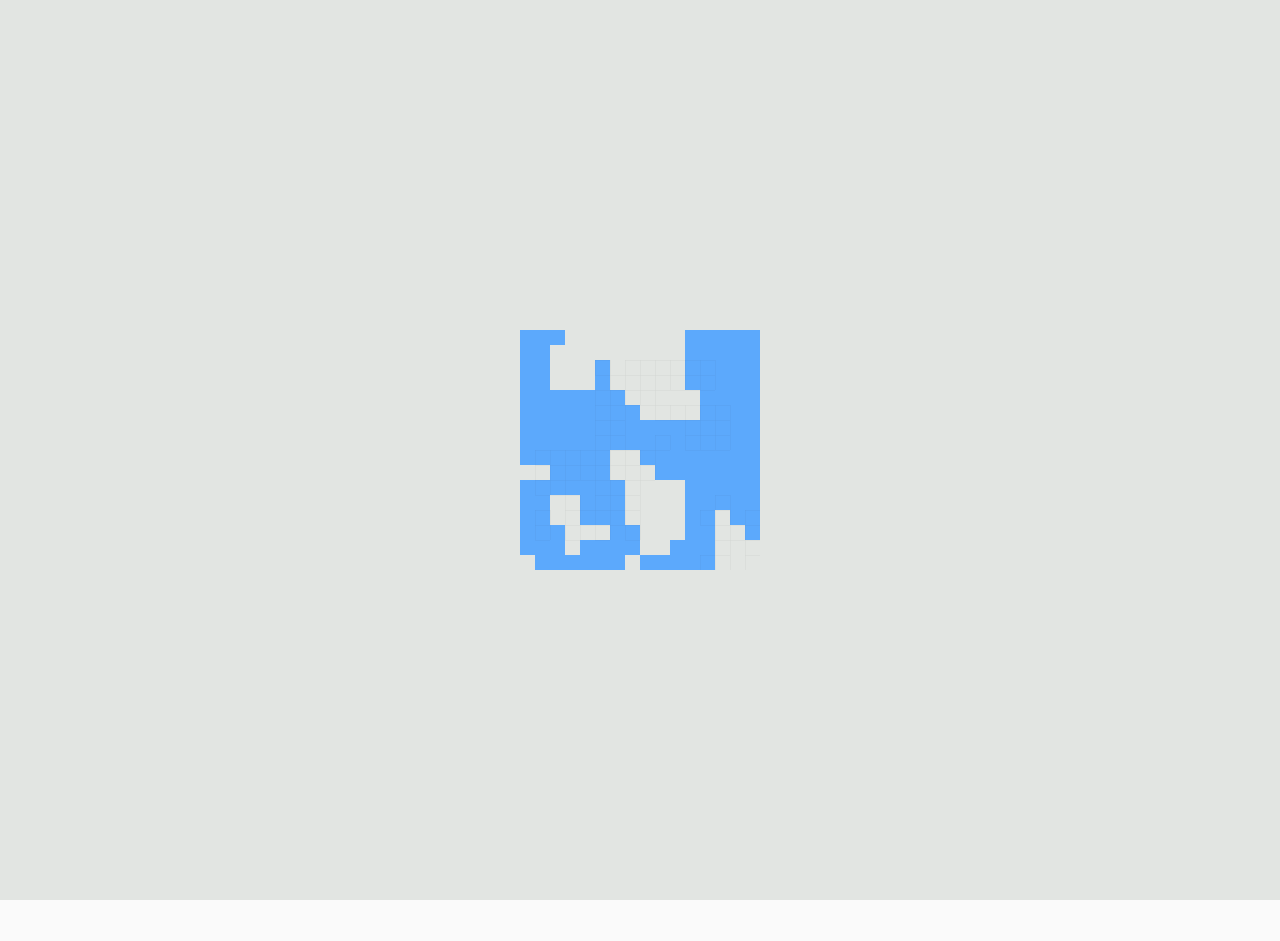
<file: index.html>
<!DOCTYPE html>
<html lang="en">
<head>
  <meta charset="UTF-8">
  <meta name="viewport" content="width=device-width, initial-scale=1.0">
  <title>Ramon Villamediana</title>
  <meta name="description" content="Senior visual designer with brand, UI, and frontend experience. Fortune 500 in-house and Accenture agency — $3B in deal value.">
  <meta property="og:title" content="Ramon Villamediana — Visual Designer">
  <meta property="og:description" content="Brand to UI. Print to code. Ramon Villamediana is the visual lead at a Fortune 500, previously at Accenture across $3B in deals.">
  <meta property="og:type" content="website">
  <meta property="og:url" content="https://ramidevelops.github.io/portfolio/">
  <meta name="twitter:card" content="summary_large_image">
  <meta name="twitter:title" content="Ramon Villamediana — Visual Designer">
  <meta name="twitter:description" content="Brand to UI. Print to code. Fortune 500 + Accenture. $3B in deals.">
  <link rel="stylesheet" href="style.css">
   <link rel="icon" type="image/svg+xml" href="/assets/favicon.svg">
  <script>
    try {
      if (sessionStorage.getItem('portfolioLoaderSeen') === 'true') {
        document.documentElement.classList.add('skip-site-loader');
      } else {
        document.documentElement.classList.add('initial-site-visit');
        sessionStorage.setItem('portfolioLoaderSeen', 'true');
      }
    } catch (error) {
      document.documentElement.classList.add('initial-site-visit');
    }
  </script>

</head>
<body class="home-page">
  <div class="site-loader" role="status" aria-label="Loading">
    <img src="assets/parcel-11-1x1-loop.svg" alt="">
  </div>
  <div class="layout layout-home">
    <main class="main">

      <section class="hero">
      
      <img class="rv-logo" src="/assets/rv-logo.svg">
      <h2>Brand to UI. Print to code.<br> <span style="color: #9f9c9c; font-weight: 100;">
Ramon is currently the visual lead at a Fortune 500 [$MOS] — previously at Accenture, engaged in $3B worth of deals as a visual designer.</span></h2>

        <button class="hero-email">
    <svg xmlns="http://w3.org" width="14" height="14" viewBox="0 0 24 24" fill="none" stroke="currentColor" stroke-width="2" stroke-linecap="round" stroke-linejoin="round" class="lucide lucide-copy">
        <rect width="14" height="14" x="8" y="8" rx="2" ry="2"/>
        <path d="M4 16c-1.1 0-2-.9-2-2V4c0-1.1.9-2 2-2h10c1.1 0 2 .9 2 2"></path> <!-- Closed this path tag! -->
    </svg>
    <span class="email-text">ramidevelops@gmail.com</span>
</button>


      </section>

      <section>
        <div class="work-header">Selected Work</div>
        <div class="work-list">

          <a href="project-mosaic-web.html" class="work-item">
            <div class="work-left">
              <div class="work-title">Web Redesign — Discovery & Design Direction</div>
              <div class="work-client">Mosaic · iCrossing</div>
            </div>
            <div class="work-right">
              <div class="tag-row">
                <span class="tag tag-web">Web</span>
                <span class="tag tag-ui">UI</span>
              </div>
              <svg class="arrow" viewBox="0 0 256 256" fill="none" xmlns="http://www.w3.org/2000/svg">
  <path d="M200 64L56 208M200 64H88M200 64V176" stroke="currentColor" stroke-width="16" stroke-linecap="round" stroke-linejoin="round"/>
</svg>
            </div>
          </a>

          <a href="weave-workflow.html" class="work-item">
            <div class="work-left">
              <div class="work-title">Figma Weave AI Workflow</div>
              <div class="work-client">Mosaic · a workflow to streamline social media asset creation</div>
            </div>
            <div class="work-right">
              <div class="tag-row">
                <span class="tag tag-frontend">AI</span>
                <span class="tag tag-web">System</span>
              </div>
              <svg class="arrow" viewBox="0 0 256 256" fill="none" xmlns="http://www.w3.org/2000/svg">
  <path d="M200 64L56 208M200 64H88M200 64V176" stroke="currentColor" stroke-width="16" stroke-linecap="round" stroke-linejoin="round"/>
</svg>
            </div>
          </a>

          <a href="project-mosaic-earnings.html" class="work-item">
            <div class="work-left">
              <div class="work-title">Earnings & Investor Communications</div>
              <div class="work-client">Mosaic — Fortune 500</div>
            </div>
            <div class="work-right">
              <div class="tag-row">
                <span class="tag tag-print">Print</span>
                <span class="tag tag-brand">Brand</span>
              </div>
              <svg class="arrow" viewBox="0 0 256 256" fill="none" xmlns="http://www.w3.org/2000/svg">
  <path d="M200 64L56 208M200 64H88M200 64V176" stroke="currentColor" stroke-width="16" stroke-linecap="round" stroke-linejoin="round"/>
</svg>
            </div>
          </a>

          <a href="project-liberty.html" class="work-item">
            <div class="work-left">
              <div class="work-title">Liberty Mutual — UI Design System</div>
              <div class="work-client">Accenture · Liberty Mutual</div>
            </div>
            <div class="work-right">
              <div class="tag-row">
                <span class="tag tag-ui">UI</span>
                <span class="tag tag-brand">Brand</span>
              </div>
              <svg class="arrow" viewBox="0 0 256 256" fill="none" xmlns="http://www.w3.org/2000/svg">
  <path d="M200 64L56 208M200 64H88M200 64V176" stroke="currentColor" stroke-width="16" stroke-linecap="round" stroke-linejoin="round"/>
</svg>
            </div>
          </a>

          <a href="mosaic-brand-rework.html" class="work-item">
            <div class="work-left">
              <div class="work-title">Mosaic Brand Guidelines Uplift</div>
              <div class="work-client">Mosaic — Fortune 500</div>
            </div>
            <div class="work-right">
              <div class="tag-row">
                <span class="tag tag-web">System</span>
                <span class="tag tag-brand">Brand</span>
              </div>
              <svg class="arrow" viewBox="0 0 256 256" fill="none" xmlns="http://www.w3.org/2000/svg">
  <path d="M200 64L56 208M200 64H88M200 64V176" stroke="currentColor" stroke-width="16" stroke-linecap="round" stroke-linejoin="round"/>
</svg>
            </div>
          </a>

          <a href="corporate-collateral.html" class="work-item">
            <div class="work-left">
              <div class="work-title">Corporate Collateral — Visual Craft Across Formats</div>
              <div class="work-client">here's how the brand actually shows up in the real world</div>
            </div>
            <div class="work-right">
              <div class="tag-row">
                <span class="tag tag-campaign">Campaign</span>
                <span class="tag tag-print">Print</span>
              </div>
              <svg class="arrow" viewBox="0 0 256 256" fill="none" xmlns="http://www.w3.org/2000/svg">
  <path d="M200 64L56 208M200 64H88M200 64V176" stroke="currentColor" stroke-width="16" stroke-linecap="round" stroke-linejoin="round"/>
</svg>
            </div>
          </a>

          <a href="frontend-work.html" class="work-item">
            <div class="work-left">
              <div class="work-title">Frontend Development</div>
              <div class="work-client">Various</div>
            </div>
            <div class="work-right">
              <div class="tag-row">
                <span class="tag tag-frontend">Frontend</span>
                <span class="tag tag-web">Web</span>
              </div>
              <svg class="arrow" viewBox="0 0 256 256" fill="none" xmlns="http://www.w3.org/2000/svg">
  <path d="M200 64L56 208M200 64H88M200 64V176" stroke="currentColor" stroke-width="16" stroke-linecap="round" stroke-linejoin="round"/>
</svg>
            </div>
          </a>

          <a href="records-google-project.html" class="work-item">
            <div class="work-left">
              <div class="work-title">Records — Google Project</div>
              <div class="work-client">Google professional certification</div>
            </div>
            <div class="work-right">
              <div class="tag-row">
                <span class="tag tag-campaign">UX</span>
                <span class="tag tag-ui">UI</span>
              </div>
              <svg class="arrow" viewBox="0 0 256 256" fill="none" xmlns="http://www.w3.org/2000/svg">
  <path d="M200 64L56 208M200 64H88M200 64V176" stroke="currentColor" stroke-width="16" stroke-linecap="round" stroke-linejoin="round"/>
</svg>
            </div>
          </a>

        </div>
      </section>

    </main>
  </div>


<script>
window.addEventListener('load', () => {
  if (!document.documentElement.classList.contains('initial-site-visit')) {
    document.querySelector('.site-loader')?.classList.add('is-hidden');
    return;
  }

  setTimeout(() => {
    document.querySelector('.site-loader')?.classList.add('is-hidden');
  }, 2000);
});

document.addEventListener('DOMContentLoaded', () => {
    const btn = document.querySelector('.hero-email');
    const txt = btn?.querySelector('.email-text');
    
    if (btn && txt) {
        btn.addEventListener('click', () => {
            navigator.clipboard.writeText('ramidevelops@gmail.com').then(() => {
                txt.textContent = 'copied to clipboard';
                
                setTimeout(() => {
                    txt.textContent = 'ramidevelops@gmail.com';
                    btn.style.removeAttribute('style'); // Keeps CSS file in full control
                }, 1000);
            });
        });
    }
});
</script>


</body>
</html>
</file>
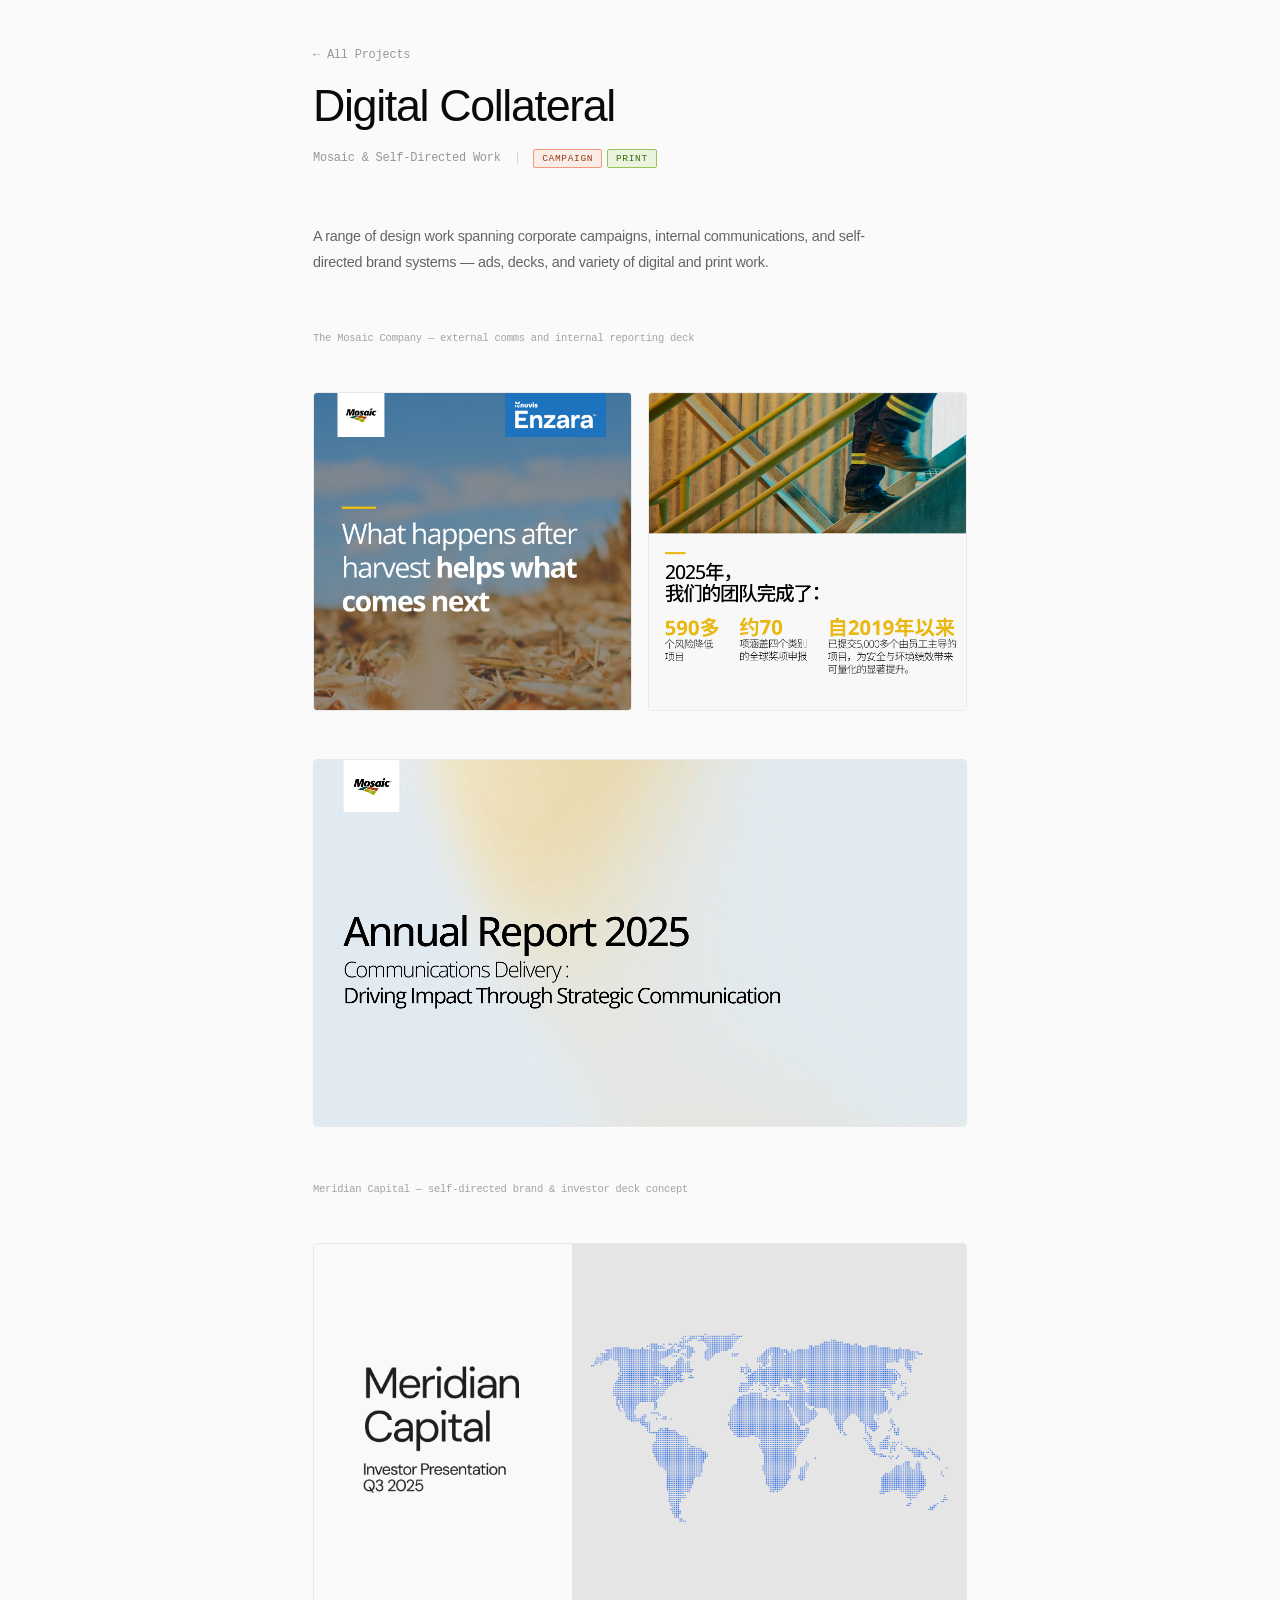
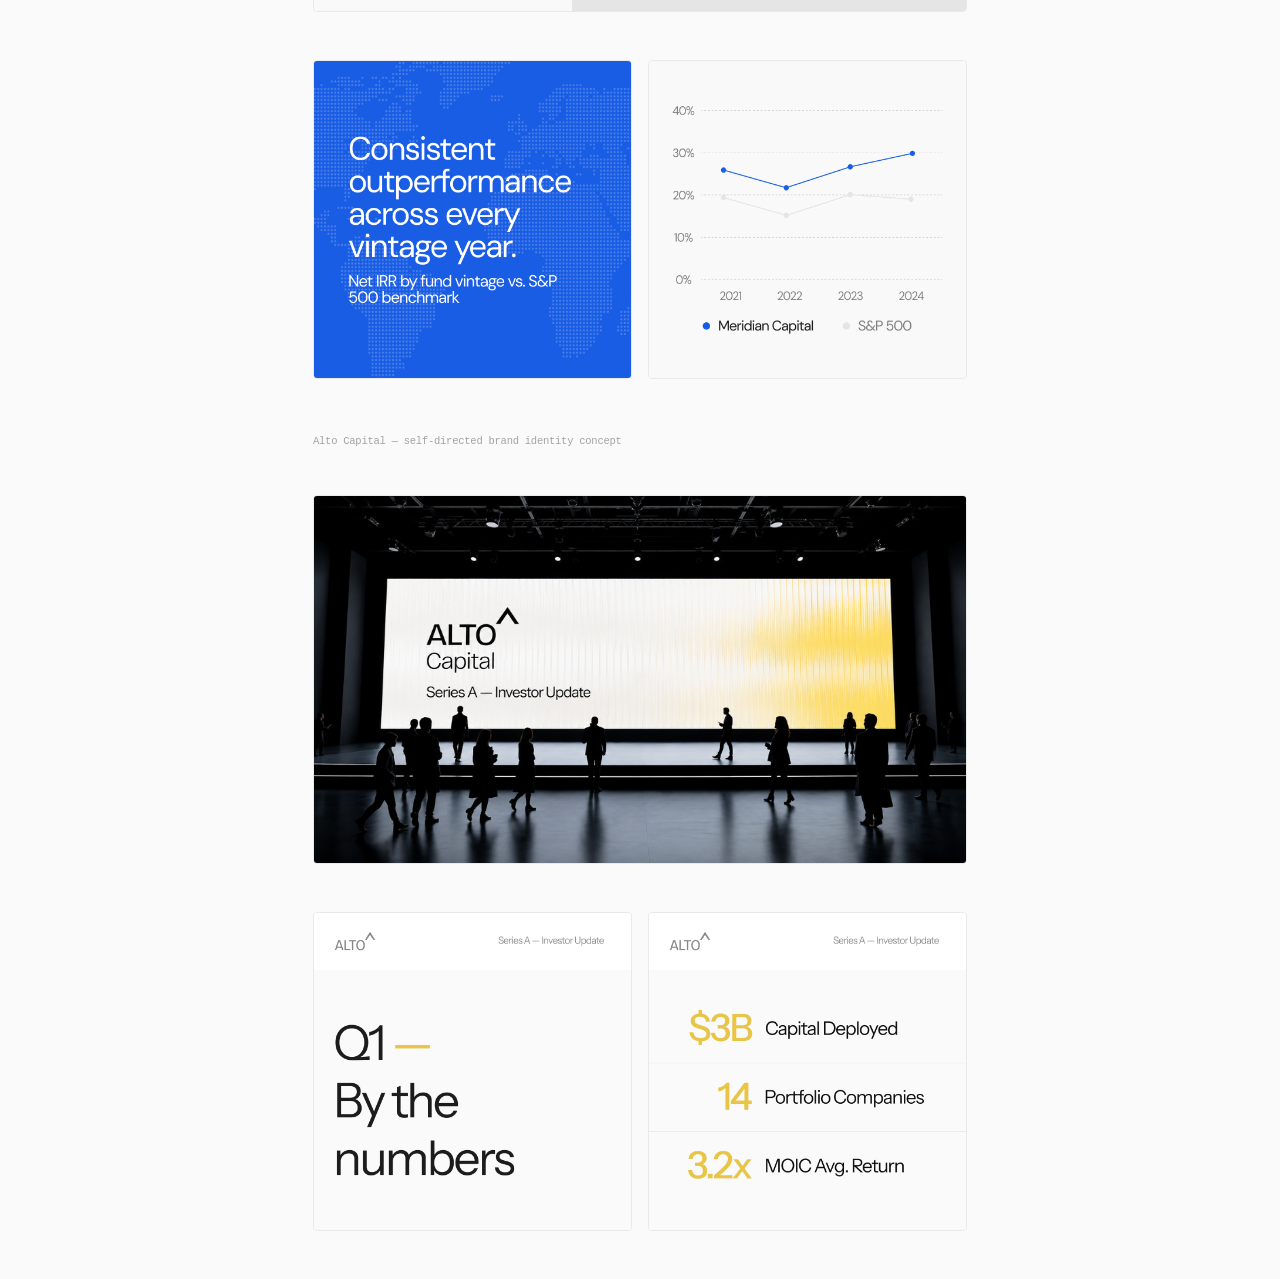
<file: corporate-collateral.html>
<!DOCTYPE html>
<html lang="en">
<head>
  <meta charset="UTF-8">
  <meta name="viewport" content="width=device-width, initial-scale=1.0">
  <title>Digital Collateral</title>
  <meta name="description" content="A range of design work spanning corporate campaigns, internal communications, and self-directed brand systems.">
  <link rel="stylesheet" href="style.css">
   <link rel="icon" type="image/svg+xml" href="/assets/favicon.svg">
</head>
<body>
  <div class="layout">

    
    <main class="main">

      <section class="project-header">
        <a href="index.html" class="back-link">← All Projects</a>
        <h1 class="project-title">Digital Collateral</h1>
        <div class="project-meta">
          <span class="project-client">Mosaic & Self-Directed Work</span>
          <div class="project-divider"></div>
          <div class="tag-row"><span class="tag tag-campaign">Campaign</span><span class="tag tag-print">Print</span></div>
        </div>
      </section>

      <section class="project-body">

        <div>
          <p class="project-text">A range of design work spanning corporate campaigns, internal communications, and self-directed brand systems — ads, decks, and variety of digital and print work.</p>
        </div>

        <!-- Mosaic client work -->
         <p class="collateral-caption">The Mosaic Company — external comms and internal reporting deck</p>
        <div class="img-grid-2">
          <div class="img-placeholder sq">
      <img  class="project-img" src="/assets/corporate-collateral/social-media-sample.jpg">
    </div>
          <div class="img-placeholder sq">
      <img  class="project-img" src="/assets/corporate-collateral/chinese-internal-engage.jpg">
    </div>
        </div>

        <div class="img-placeholder wide">
      <video class="project-video" autoplay loop muted playsinline>
          <source src="assets/corporate-collateral/Comms Annual Report 2025 — Slideshow.webm" type="video/webm">
        </video>
    </div>

        <!-- Self-directed work, labeled via caption -->
         <p class="collateral-caption">Meridian Capital — self-directed brand & investor deck concept</p>
        <div>
          <div class="img-placeholder wide">
      <img class="project-img" src="/assets/corporate-collateral/meridian-capital-cover.jpg">
    </div>
        </div>

        <div>
          <div class="img-grid-2">
            <div class="img-placeholder sq">
      <img class="project-img" src="/assets/corporate-collateral/meridian1x1.jpg">
    </div>
            <div class="img-placeholder sq">
      <img class="project-img" src="/assets/corporate-collateral/meridian1x1-2.jpg">
    </div>
          </div>
          
        </div>

        <p class="collateral-caption">Alto Capital — self-directed brand identity concept</p>
        <div>
          <div class="img-placeholder wide">
      <img class="project-img" src="/assets/corporate-collateral/alto_branding_4.jpg">
    </div>
        </div>
        <div class="img-grid-2">
            <div class="img-placeholder sq">
      <img class="project-img" src="/assets/corporate-collateral/alto-1x1.jpg">
    </div>
            <div class="img-placeholder sq">
      <img class="project-img" src="/assets/corporate-collateral/alto-1x1-2.jpg">
    </div>
          </div>

      </section>
    </main>
  </div>
</body>
</html>
</file>
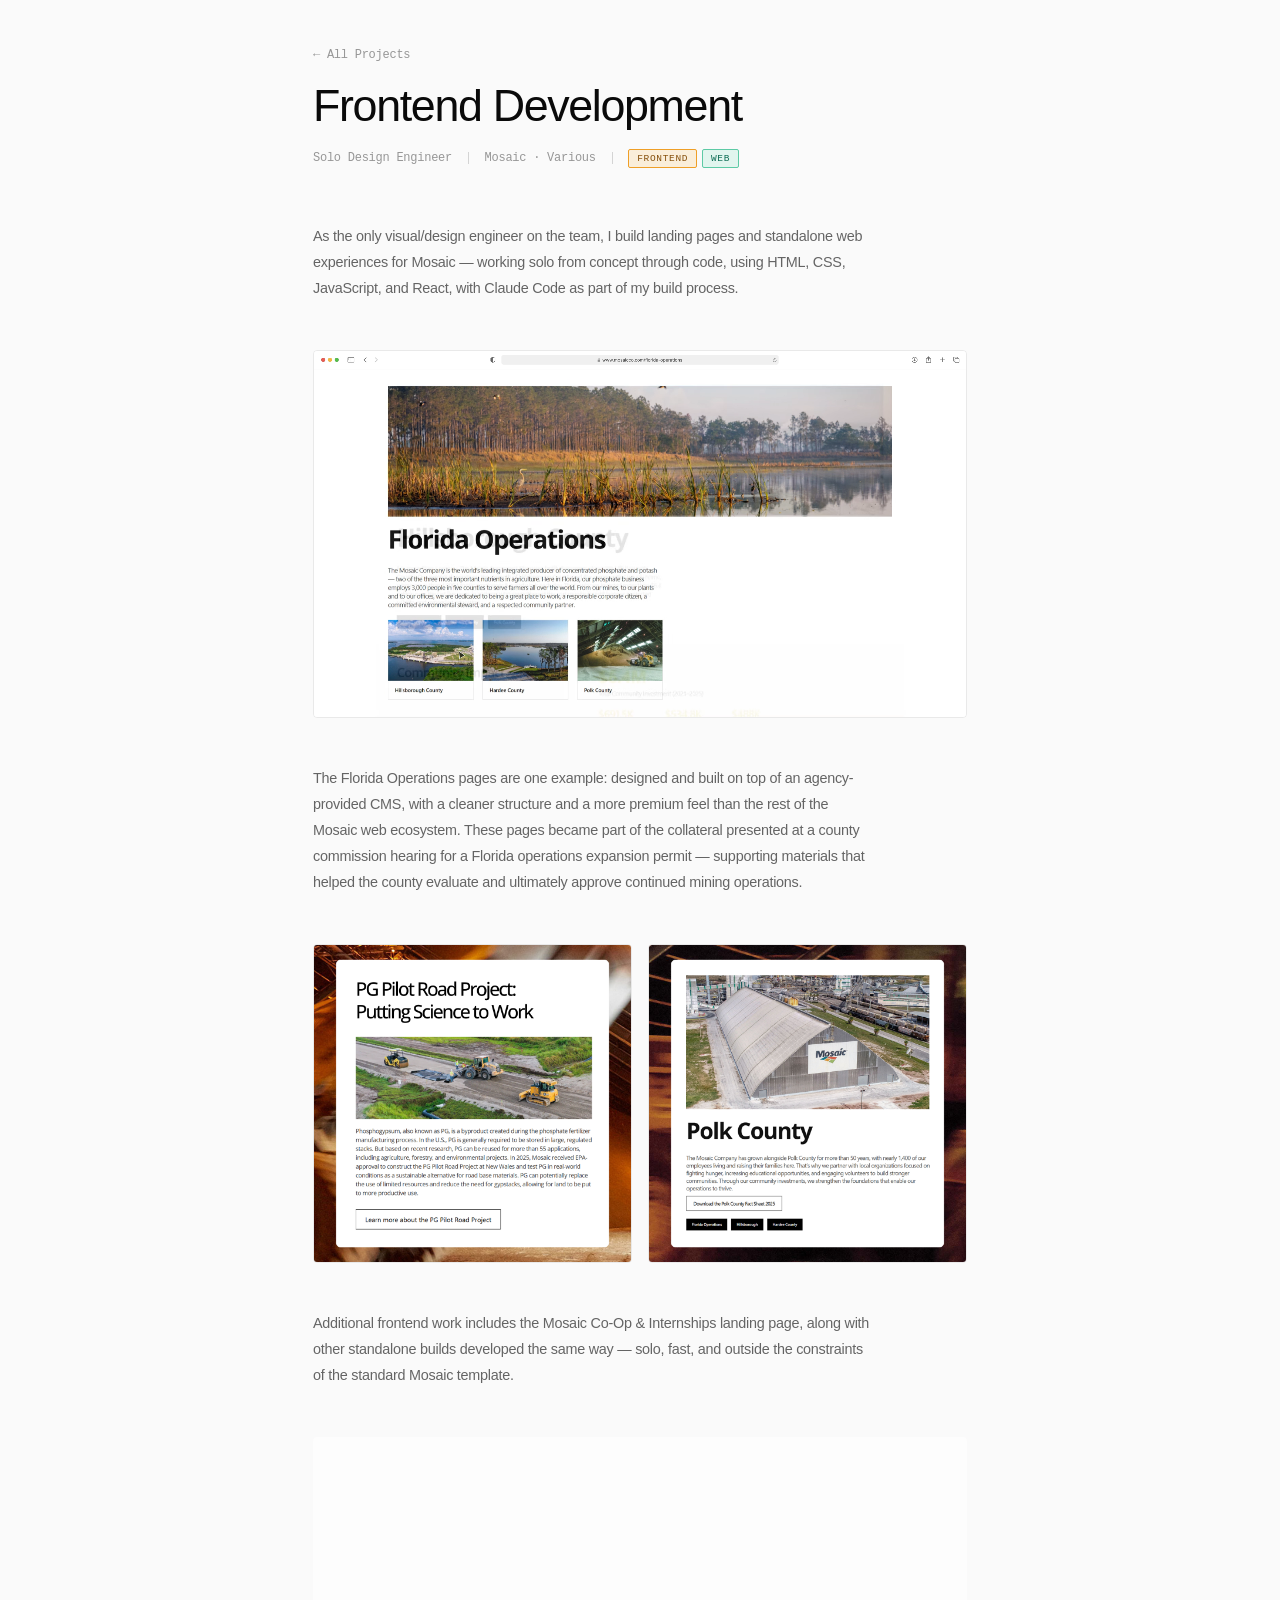
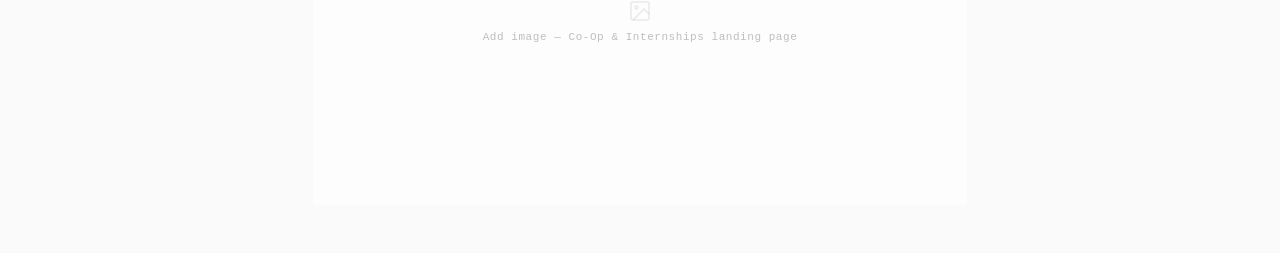
<file: frontend-work.html>
<!DOCTYPE html>
<html lang="en">
<head>
  <meta charset="UTF-8">
  <meta name="viewport" content="width=device-width, initial-scale=1.0">
  <title>Frontend Development</title>
  <meta name="description" content="Solo design engineering work for Mosaic, including the Florida Operations pages used as collateral in a county commission hearing for an expansion permit.">
  <link rel="stylesheet" href="style.css">
   <link rel="icon" type="image/svg+xml" href="/assets/favicon.svg">
</head>
<body>
  <div class="layout">

    
    <main class="main">

      <section class="project-header">
        <a href="index.html" class="back-link">← All Projects</a>
        <h1 class="project-title">Frontend Development</h1>
        <div class="project-meta">
          <span class="project-client">Solo Design Engineer</span>
          <div class="project-divider"></div>
          <span class="project-client">Mosaic · Various</span>
          <div class="project-divider"></div>
          <div class="tag-row"><span class="tag tag-frontend">Frontend</span><span class="tag tag-web">Web</span></div>
        </div>
      </section>

      <section class="project-body">

        <div>
          <p class="project-text">As the only visual/design engineer on the team, I build landing pages and standalone web experiences for Mosaic — working solo from concept through code, using HTML, CSS, JavaScript, and React, with Claude Code as part of my build process.</p>
        </div>

        <div class="img-placeholder wide">
      <video class="project-video" autoplay loop muted playsinline>
          <source src="assets/front-end/florida-operations-animation.webm" type="video/webm">
        </video>
    </div>

        <div>
          <p class="project-text">The Florida Operations pages are one example: designed and built on top of an agency-provided CMS, with a cleaner structure and a more premium feel than the rest of the Mosaic web ecosystem. These pages became part of the collateral presented at a county commission hearing for a Florida operations expansion permit — supporting materials that helped the county evaluate and ultimately approve continued mining operations.</p>
        </div>

        <div class="img-grid-2">
          <div class="img-placeholder sq">
      <img class ="project-img" src="/assets/front-end/polk-desktop.png">
    </div>
          <div class="img-placeholder sq">
      <img class ="project-img" src="/assets/front-end/polk-mobile.png">
    </div>
        </div>

        <div>
          <p class="project-text">Additional frontend work includes the Mosaic Co-Op & Internships landing page, along with other standalone builds developed the same way — solo, fast, and outside the constraints of the standard Mosaic template.</p>
        </div>

        <div class="img-placeholder tall">
      <svg viewBox="0 0 24 24" fill="none" stroke="currentColor" stroke-width="1.5">
        <rect x="3" y="3" width="18" height="18" rx="2"/><circle cx="8.5" cy="8.5" r="1.5"/>
        <polyline points="21 15 16 10 5 21"/>
      </svg>
      <span>Add image — Co-Op & Internships landing page</span>
    </div>

      </section>
    </main>
  </div>
</body>
</html>
</file>
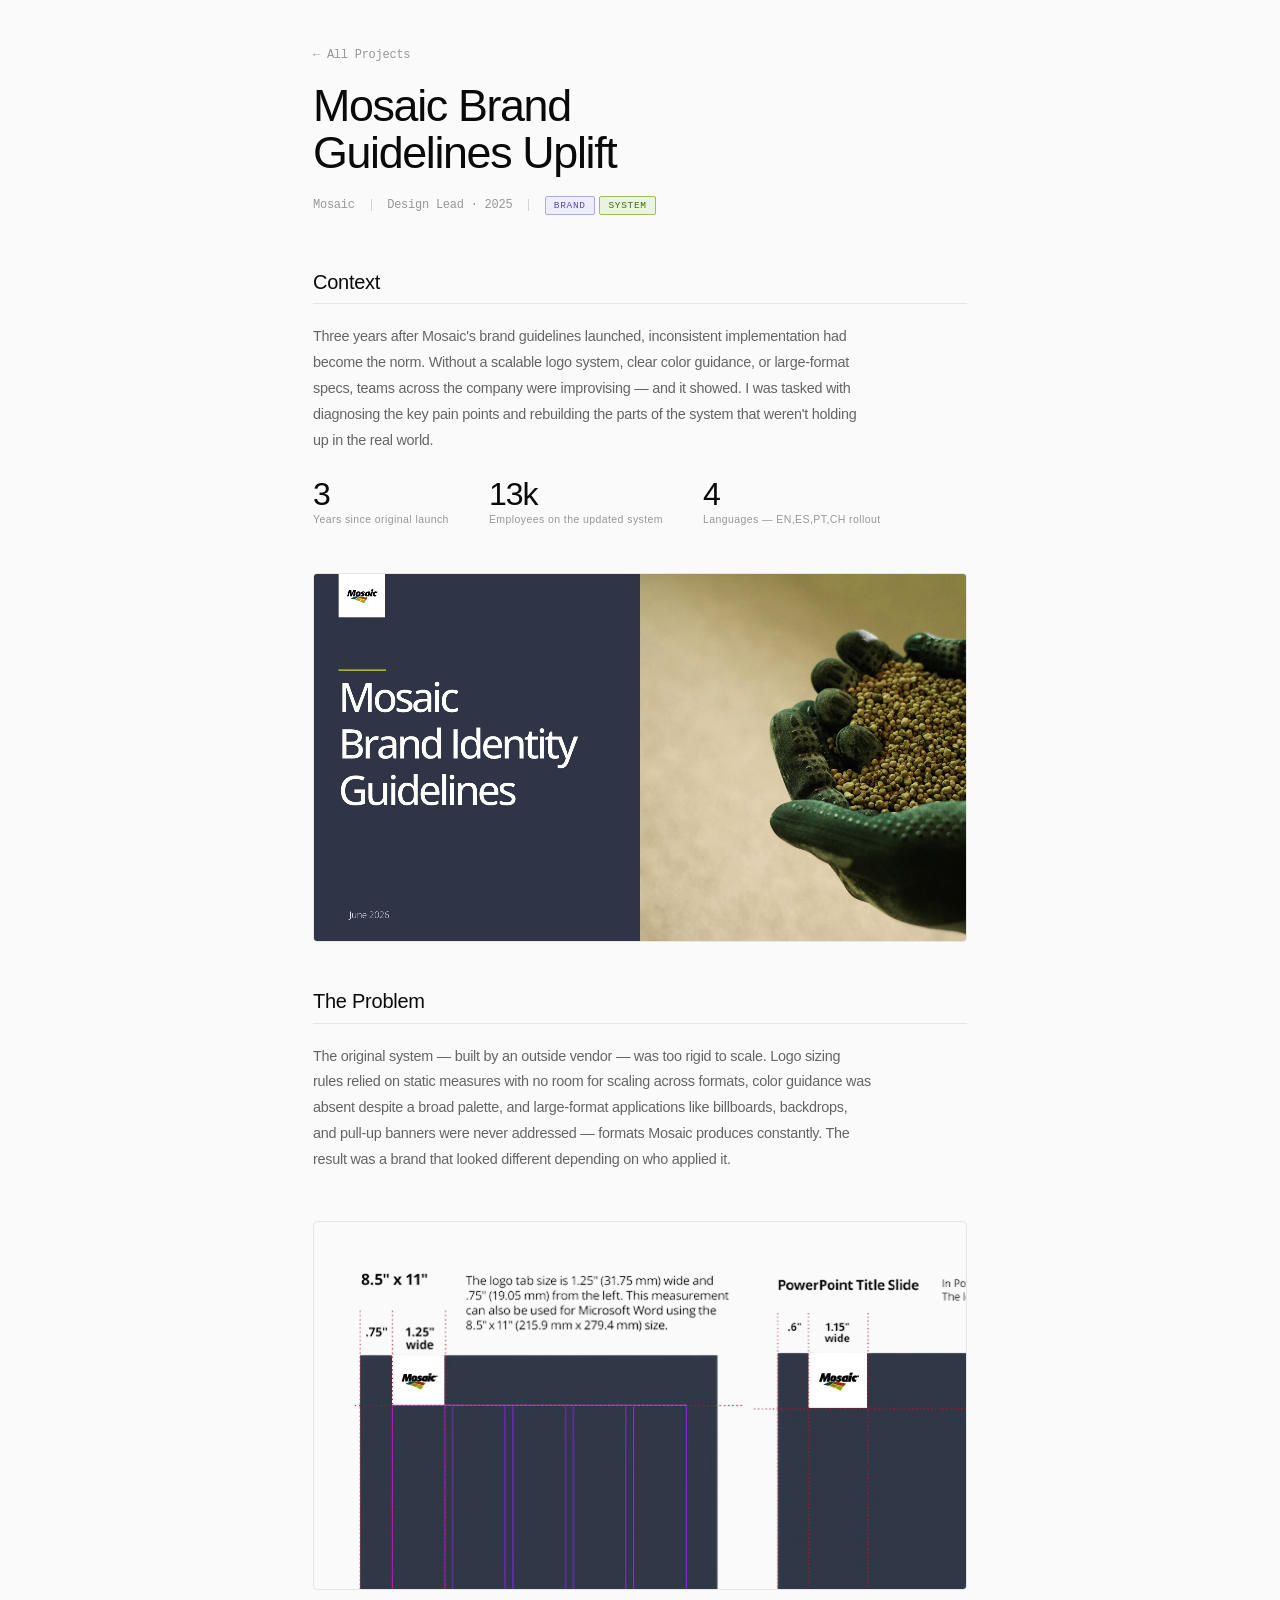
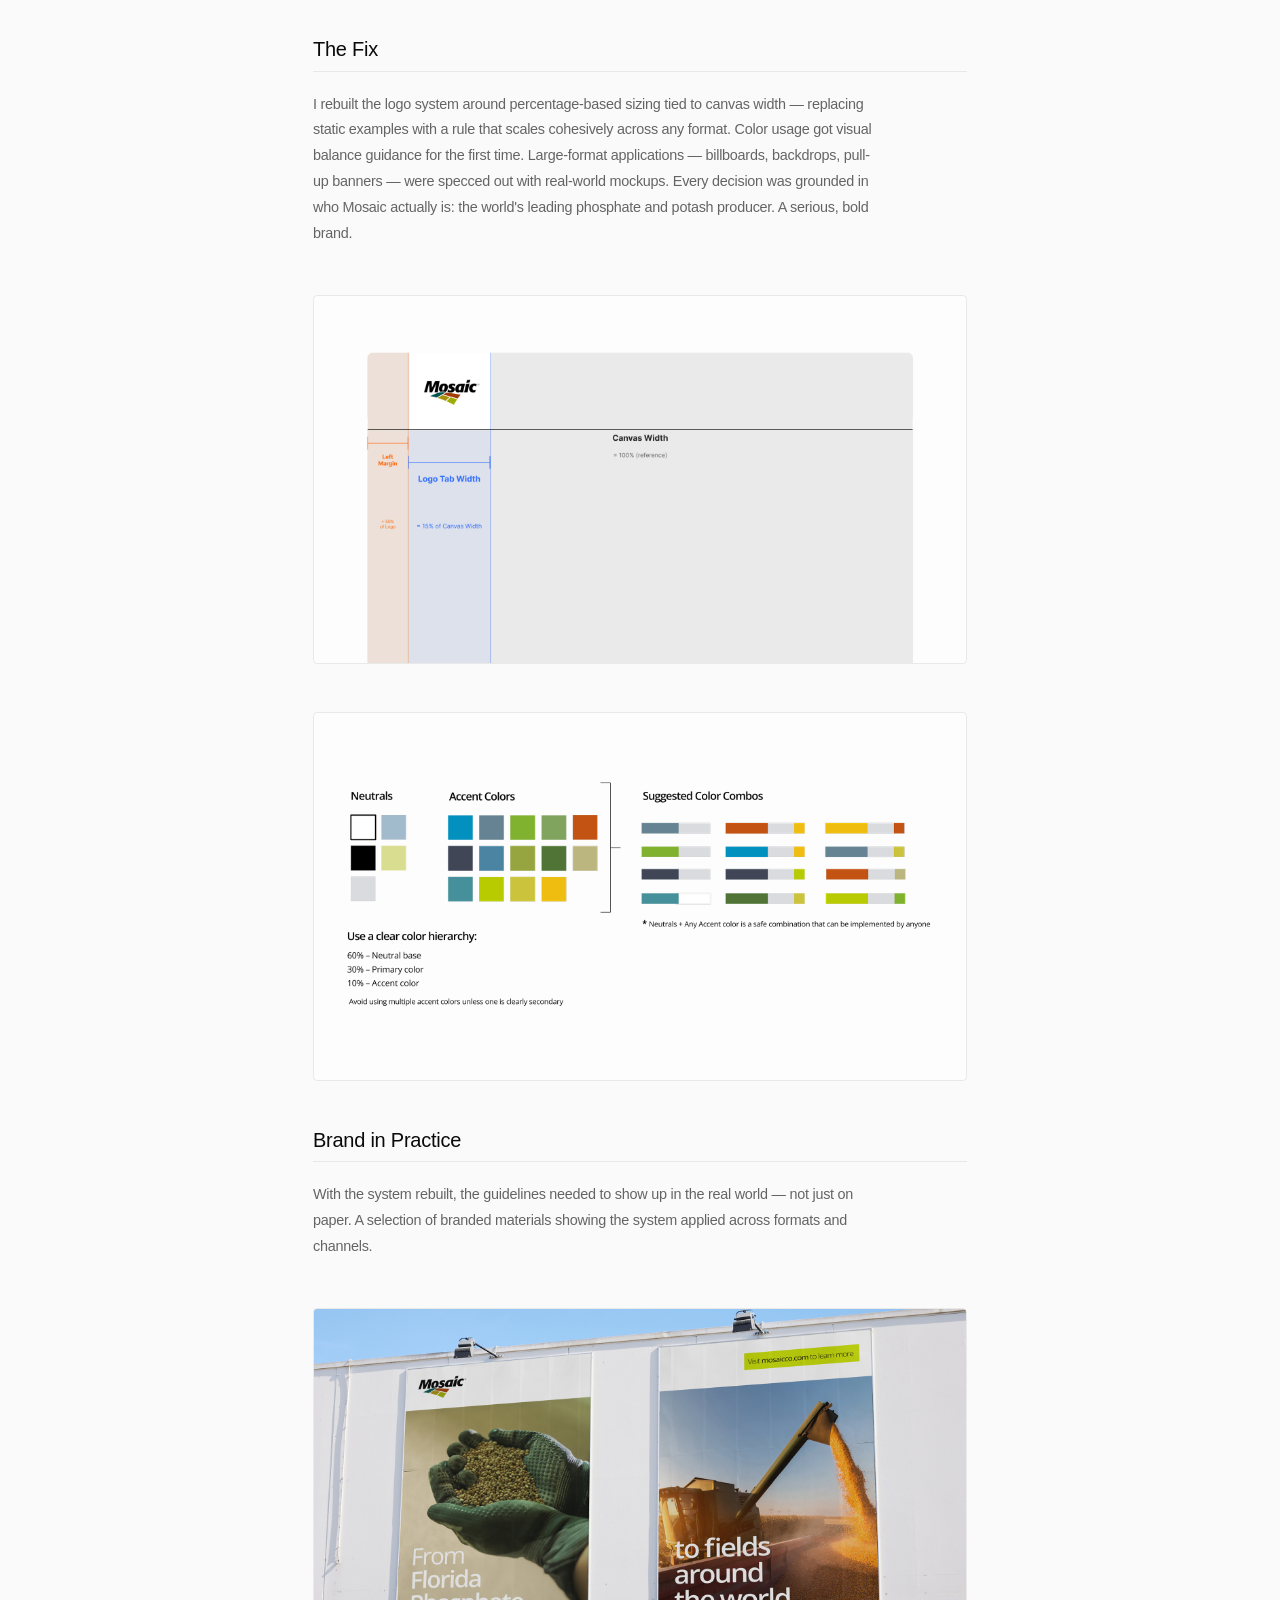
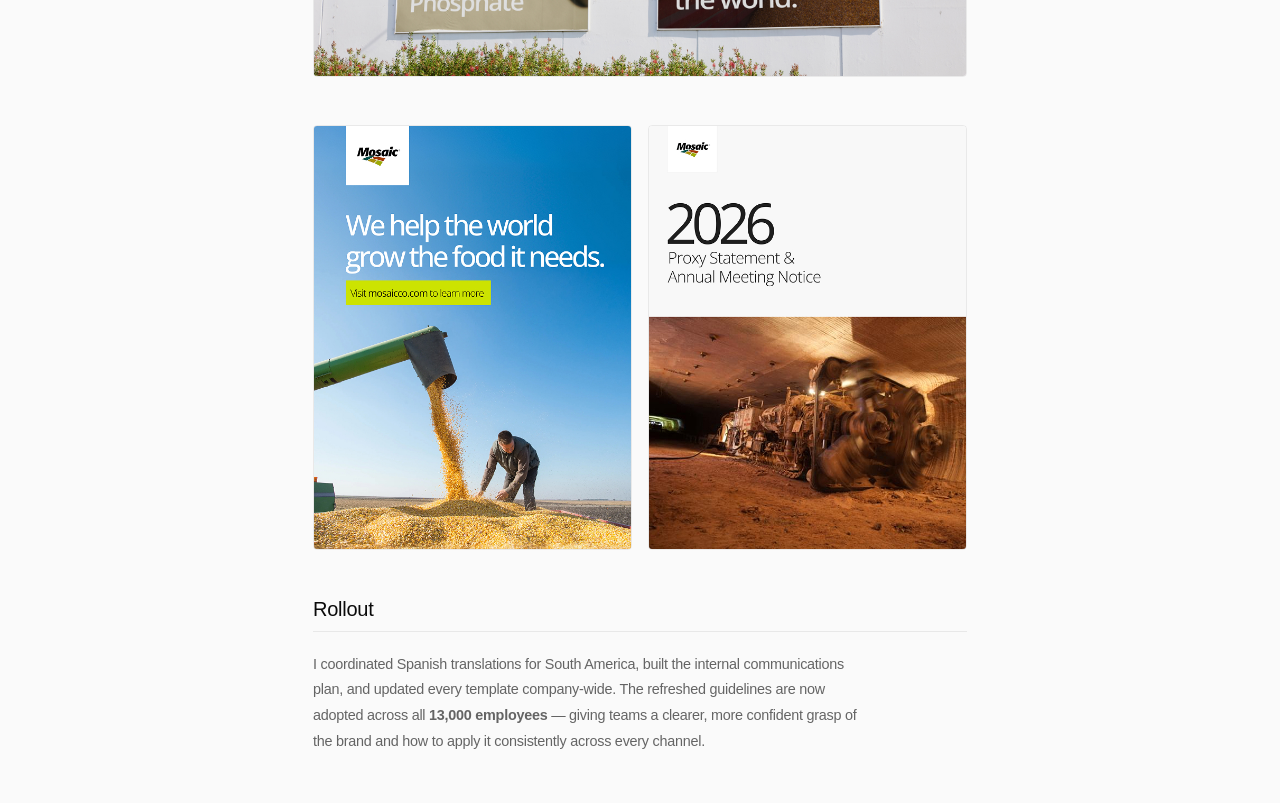
<file: mosaic-brand-rework.html>
<!DOCTYPE html>
<html lang="en">
<head>
  <meta charset="UTF-8">
  <meta name="viewport" content="width=device-width, initial-scale=1.0">
  <title>Mosaic Brand Guidelines Uplift — Ramon Villamediana</title>
  <meta name="description" content="Led a brand guidelines uplift at Mosaic — rebuilding the system's scalability gaps after 3 years of inconsistent implementation across 13,000 employees.">
  <link rel="stylesheet" href="style.css">
   <link rel="icon" type="image/svg+xml" href="/assets/favicon.svg">
  <style>
    .stat-row {
      display: flex;
      gap: 2.5rem;
      margin-top: 1.5rem;
      flex-wrap: wrap;
    }
    .stat { display: flex; flex-direction: column; gap: 0.2rem; }
    .stat-number {
      font-family: 'Inter', sans-serif;
      font-size: 2rem;
      font-weight: 400;
      letter-spacing: -0.03em;
      color: #0a0a0a;
      line-height: 1;
    }
    .stat-label {
      font-family: 'Inter', sans-serif;
      font-size: 10.5px;
      color: rgba(0,0,0,0.4);
      letter-spacing: 0.04em;
    }
  </style>
</head>
<body>
  <div class="layout">
    <main class="main project">

      <section class="project-header">
        <a href="index.html" class="back-link">← All Projects</a>
        <h1 class="project-title">Mosaic Brand<br>Guidelines Uplift</h1>
        <div class="project-meta">
          <span class="project-client">Mosaic</span>
          <div class="project-divider"></div>
          <span class="project-client">Design Lead · 2025</span>
          <div class="project-divider"></div>
          <div class="tag-row">
            <span class="tag tag-brand">Brand</span>
            <span class="tag tag-print">System</span>
          </div>
        </div>
      </section>

      <section class="project-body">

        <!-- ── Context ── -->
        <div>
          <div class="project-section-label">Context</div>
          <p class="project-text">Three years after Mosaic's brand guidelines launched, inconsistent implementation had become the norm. Without a scalable logo system, clear color guidance, or large-format specs, teams across the company were improvising — and it showed. I was tasked with diagnosing the key pain points and rebuilding the parts of the system that weren't holding up in the real world.</p>
          <div class="stat-row">
            <div class="stat">
              <span class="stat-number">3</span>
              <span class="stat-label">Years since original launch</span>
            </div>
            <div class="stat">
              <span class="stat-number">13k</span>
              <span class="stat-label">Employees on the updated system</span>
            </div>
            <div class="stat">
              <span class="stat-number">4</span>
              <span class="stat-label">Languages — EN,ES,PT,CH rollout</span>
            </div>
          </div>
        </div>

        <!-- ── Current guidelines webm ── -->
        <video class="project-video" autoplay loop muted playsinline>
          <source src="assets/mosaic-brand-work/mosaic-brand.webm" type="video/webm">
        </video>

        <!-- ── The Problem ── -->
        <div>
          <div class="project-section-label">The Problem</div>
          <p class="project-text">The original system — built by an outside vendor — was too rigid to scale. Logo sizing rules relied on static measures with no room for scaling across formats, color guidance was absent despite a broad palette, and large-format applications like billboards, backdrops, and pull-up banners were never addressed — formats Mosaic produces constantly. The result was a brand that looked different depending on who applied it.</p>
        </div>

        
         <video class="project-video" autoplay loop muted playsinline>
          <source src="assets/mosaic-brand-work/logo-sizing-and-colors-before.webm" type="video/webm">
        </video>

        <!-- ── The Fix ── -->
        <div>
          <div class="project-section-label">The Fix</div>
          <p class="project-text">I rebuilt the logo system around percentage-based sizing tied to canvas width — replacing static examples with a rule that scales cohesively across any format. Color usage got visual balance guidance for the first time. Large-format applications — billboards, backdrops, pull-up banners — were specced out with real-world mockups. Every decision was grounded in who Mosaic actually is: the world's leading phosphate and potash producer. A serious, bold brand.</p>
        </div>

          <div class="img-placeholder">
          <img class="project-img" src="/assets/mosaic-brand-work/new-logo-tab-rule.png">
          </div>

      

        <!-- ── Color guidance ── -->
        <div class="img-placeholder">
          <img class="project-img" src="/assets/mosaic-brand-work/color-suggestions.png">
        </div>

        <!-- ── Brand in practice ── -->
        <div>
          <div class="project-section-label">Brand in Practice</div>
          <p class="project-text">With the system rebuilt, the guidelines needed to show up in the real world — not just on paper. A selection of branded materials showing the system applied across formats and channels.</p>
        </div>

        <div class="img-placeholder tall">
          <img class="project-img" src="/assets/mosaic-brand-work/branded-billboard.jpg">
        </div>

          <!-- ── Large format ── -->
        <div class="img-grid-2">
          <div class="img-placeholder port">
            <img class="project-img" style="height:100%;" src="/assets/mosaic-brand-work/vertical-ad.jpg">
          </div>
          <div class="img-placeholder port">
            <img class="project-img" style="height:100%;" src="/assets/mosaic-brand-work/PROXY - OUTSIDE FRONT.jpg">
          </div>
        </div>

        <!-- ── Rollout ── -->
        <div>
          <div class="project-section-label">Rollout</div>
          <p class="project-text">I coordinated Spanish translations for South America, built the internal communications plan, and updated every template company-wide. The refreshed guidelines are now adopted across all <strong>13,000 employees</strong> — giving teams a clearer, more confident grasp of the brand and how to apply it consistently across every channel.</p>
        </div>

        

      </section>
    </main>
  </div>
</body>
</html>
</file>
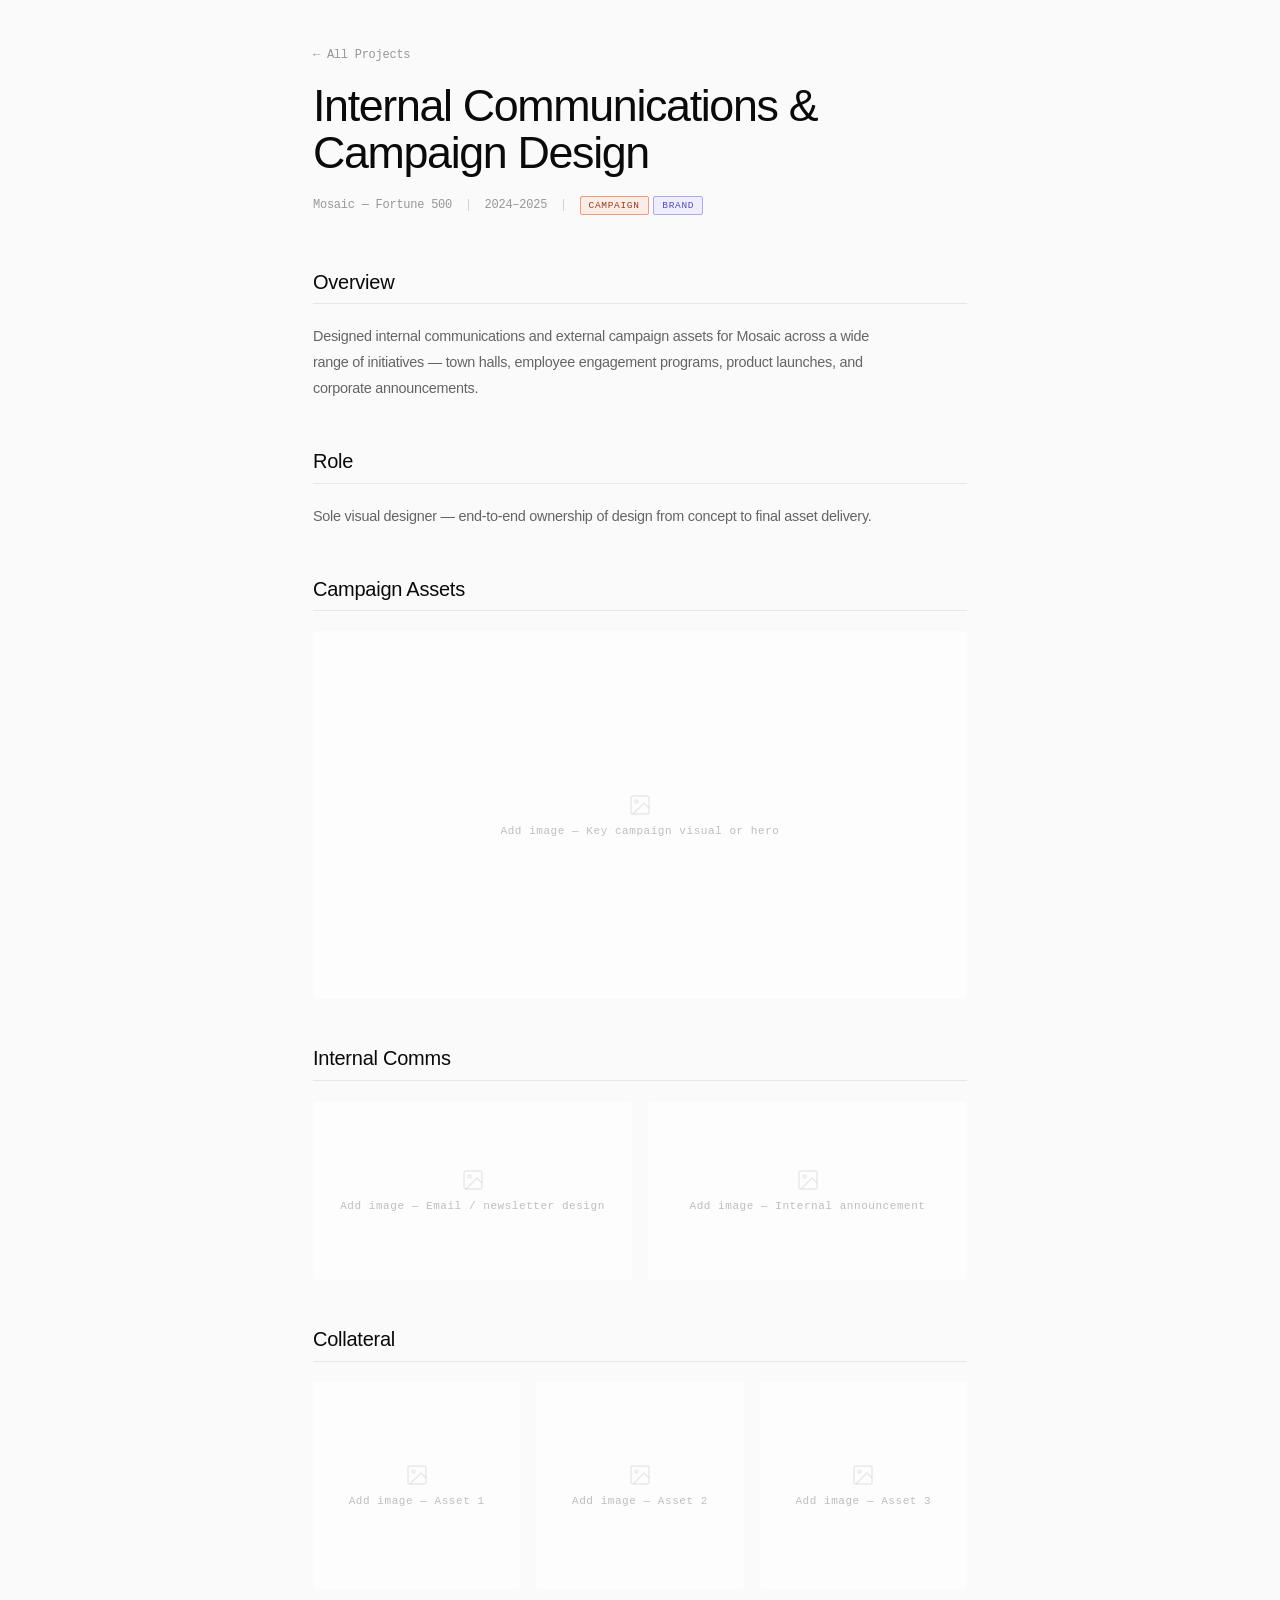
<file: project-mosaic-campaigns.html>
<!DOCTYPE html>
<html lang="en">
<head>
  <meta charset="UTF-8">
  <meta name="viewport" content="width=device-width, initial-scale=1.0">
  <title>Internal Communications & Campaign Design — Ramon Villamediana</title>
  <meta name="description" content="Designed internal communications and external campaign assets for Mosaic across a wide range of initiatives — town halls, employee engagement programs, pro">
  <link rel="stylesheet" href="style.css">
  
   <link rel="icon" type="image/svg+xml" href="/assets/favicon.svg">
</head>
<body>
  <div class="layout">

    <main class="main">

      <section class="project-header">
        <a href="index.html" class="back-link">← All Projects</a>
        <h1 class="project-title">Internal Communications & Campaign Design</h1>
        <div class="project-meta">
          <span class="project-client">Mosaic — Fortune 500</span>
          <div class="project-divider"></div>
          <span class="project-client">2024–2025</span>
          <div class="project-divider"></div>
          <div class="tag-row"><span class="tag tag-campaign">Campaign</span><span class="tag tag-brand">Brand</span></div>
        </div>
      </section>

      <section class="project-body">

        <div>
          <div class="project-section-label">Overview</div>
          <p class="project-text">Designed internal communications and external campaign assets for Mosaic across a wide range of initiatives — town halls, employee engagement programs, product launches, and corporate announcements.</p>
        </div>

        <div>
          <div class="project-section-label">Role</div>
          <p class="project-text">Sole visual designer — end-to-end ownership of design from concept to final asset delivery.</p>
        </div>

        <div>
          <div class="project-section-label">Campaign Assets</div>
          <div class="img-placeholder tall">
      <svg viewBox="0 0 24 24" fill="none" stroke="currentColor" stroke-width="1.5">
        <rect x="3" y="3" width="18" height="18" rx="2"/><circle cx="8.5" cy="8.5" r="1.5"/>
        <polyline points="21 15 16 10 5 21"/>
      </svg>
      <span>Add image — Key campaign visual or hero</span>
    </div>
        </div>

        <div>
          <div class="project-section-label">Internal Comms</div>
          <div class="img-grid-2">
            <div class="img-placeholder tall">
      <svg viewBox="0 0 24 24" fill="none" stroke="currentColor" stroke-width="1.5">
        <rect x="3" y="3" width="18" height="18" rx="2"/><circle cx="8.5" cy="8.5" r="1.5"/>
        <polyline points="21 15 16 10 5 21"/>
      </svg>
      <span>Add image — Email / newsletter design</span>
    </div>
            <div class="img-placeholder tall">
      <svg viewBox="0 0 24 24" fill="none" stroke="currentColor" stroke-width="1.5">
        <rect x="3" y="3" width="18" height="18" rx="2"/><circle cx="8.5" cy="8.5" r="1.5"/>
        <polyline points="21 15 16 10 5 21"/>
      </svg>
      <span>Add image — Internal announcement</span>
    </div>
          </div>
        </div>

        <div>
          <div class="project-section-label">Collateral</div>
          <div class="img-grid-3">
            <div class="img-placeholder sq">
      <svg viewBox="0 0 24 24" fill="none" stroke="currentColor" stroke-width="1.5">
        <rect x="3" y="3" width="18" height="18" rx="2"/><circle cx="8.5" cy="8.5" r="1.5"/>
        <polyline points="21 15 16 10 5 21"/>
      </svg>
      <span>Add image — Asset 1</span>
    </div>
            <div class="img-placeholder sq">
      <svg viewBox="0 0 24 24" fill="none" stroke="currentColor" stroke-width="1.5">
        <rect x="3" y="3" width="18" height="18" rx="2"/><circle cx="8.5" cy="8.5" r="1.5"/>
        <polyline points="21 15 16 10 5 21"/>
      </svg>
      <span>Add image — Asset 2</span>
    </div>
            <div class="img-placeholder sq">
      <svg viewBox="0 0 24 24" fill="none" stroke="currentColor" stroke-width="1.5">
        <rect x="3" y="3" width="18" height="18" rx="2"/><circle cx="8.5" cy="8.5" r="1.5"/>
        <polyline points="21 15 16 10 5 21"/>
      </svg>
      <span>Add image — Asset 3</span>
    </div>
          </div>
        </div>

      </section>
    </main>
  </div>
</body>
</html>
</file>
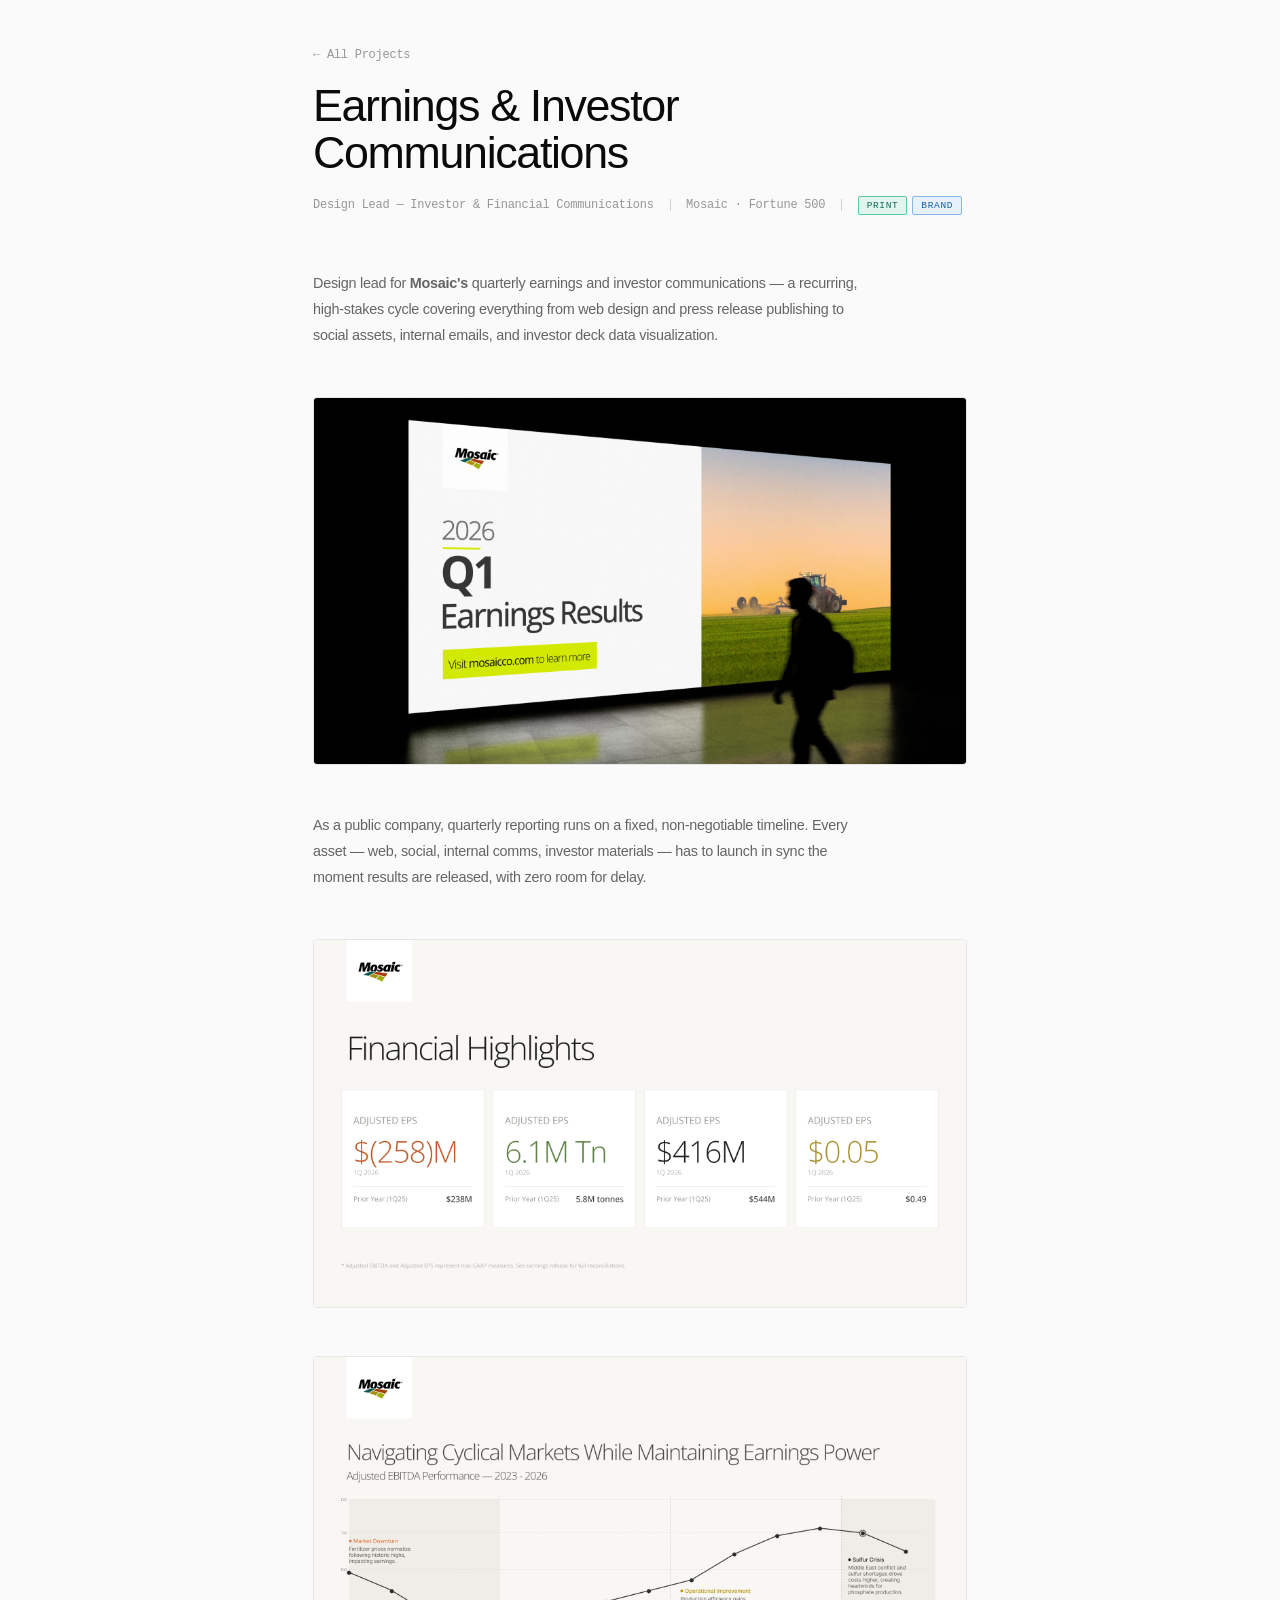
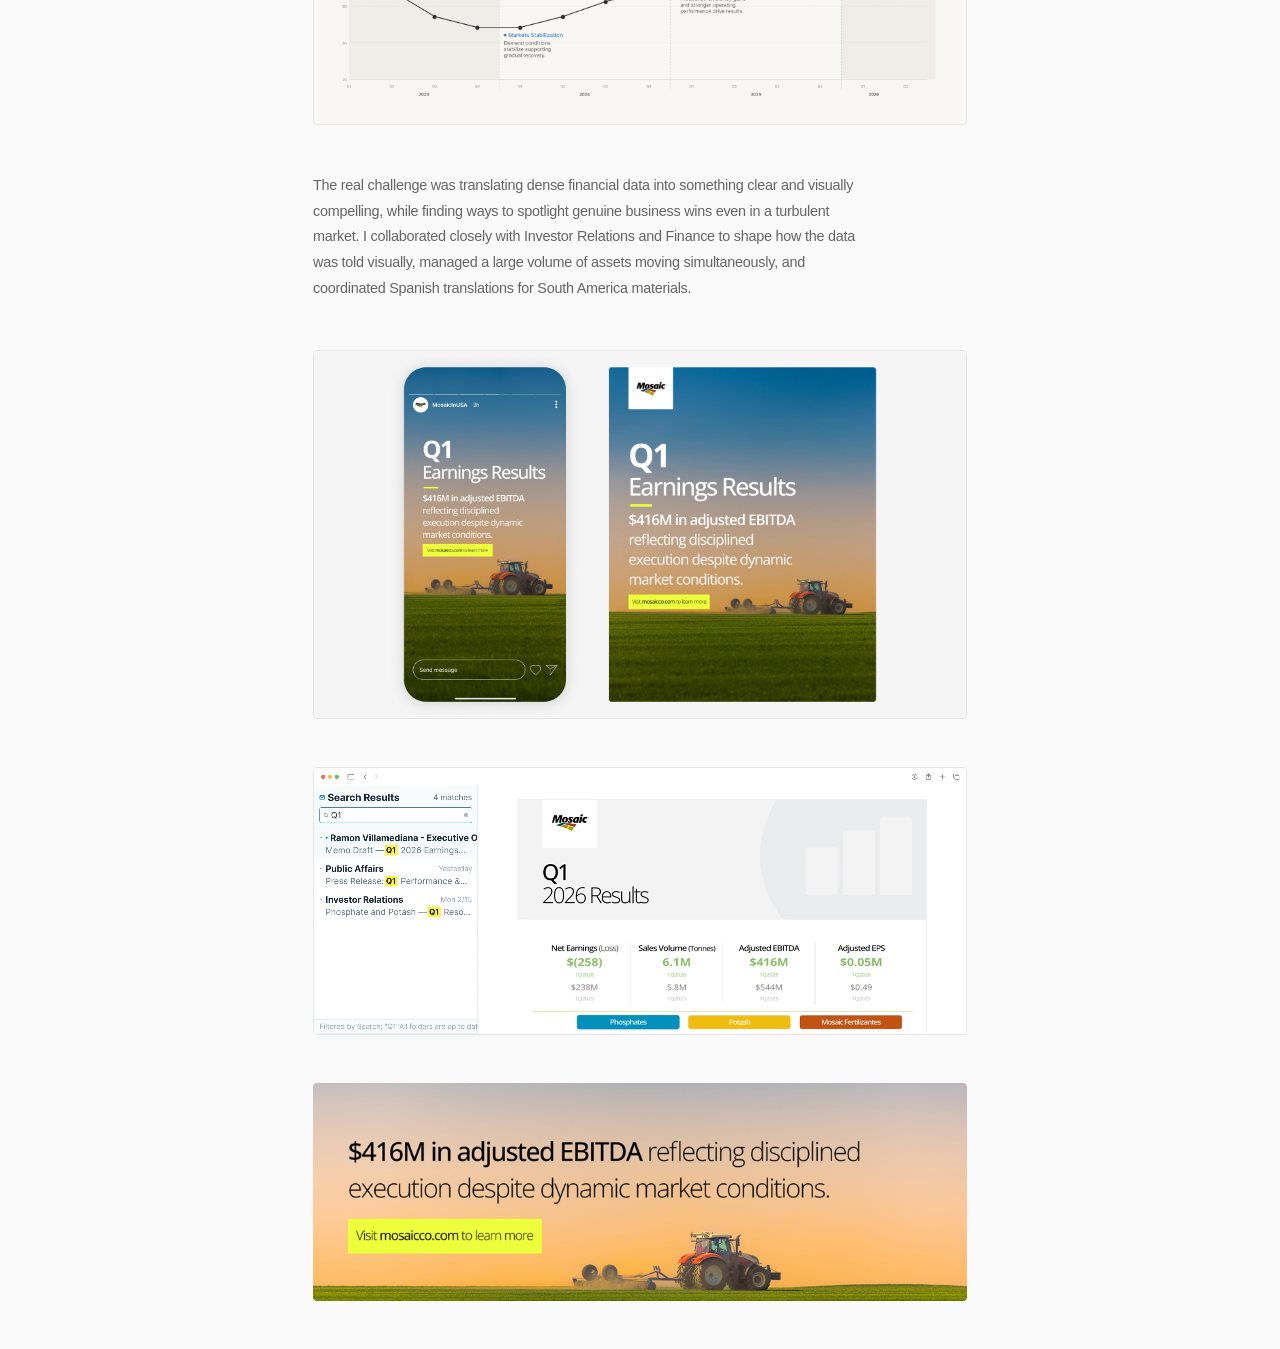
<file: project-mosaic-earnings.html>
<!DOCTYPE html>
<html lang="en">
<head>
  <meta charset="UTF-8">
  <meta name="viewport" content="width=device-width, initial-scale=1.0">
  <title>Earnings & Investor Communications</title>
  <meta name="description" content="Design lead for Mosaic's quarterly earnings and investor communications — web, social, internal comms, and investor deck data visualization delivered in sync for a public company reporting cycle.">
  <link rel="stylesheet" href="style.css">
   <link rel="icon" type="image/svg+xml" href="/assets/favicon.svg">
</head>
<body>
  <div class="layout">

    <main class="main">

      <section class="project-header">
        <a href="index.html" class="back-link">← All Projects</a>
        <h1 class="project-title">Earnings & Investor Communications</h1>
        <div class="project-meta">
          <span class="project-client">Design Lead — Investor & Financial Communications</span>
          <div class="project-divider"></div>
          <span class="project-client">Mosaic · Fortune 500</span>
          <div class="project-divider"></div>
          <div class="tag-row"><span class="tag tag-web">Print</span><span class="tag tag-ui">Brand</span></div>
        </div>
      </section>

      <section class="project-body">

        <div>
          <p class="project-text">Design lead for <strong>Mosaic's</strong> quarterly earnings and investor communications — a recurring, high-stakes cycle covering everything from web design and press release publishing to social assets, internal emails, and investor deck data visualization.</p>
        </div>


      <img src="/assets/earnings/earnings-conference.jpg" class="project-img">


        <div>
          <p class="project-text">As a public company, quarterly reporting runs on a fixed, non-negotiable timeline. Every asset — web, social, internal comms, investor materials — has to launch in sync the moment results are released, with zero room for delay.</p>
        </div>

      <img src="/assets/earnings/earnings-deck-1.png" class="project-img">
      <img src="/assets/earnings/earnings-deck-2.png" class="project-img">


        <div>
          <p class="project-text">The real challenge was translating dense financial data into something clear and visually compelling, while finding ways to spotlight genuine business wins even in a turbulent market. I collaborated closely with Investor Relations and Finance to shape how the data was told visually, managed a large volume of assets moving simultaneously, and coordinated Spanish translations for South America materials.</p>
        </div>

        <img class="project-img" src="/assets/earnings/earnings-socials-samples.jpg">

    <video class="project-img" autoplay loop muted playsinline >
  <source src="/assets/earnings/earnings-email-preview.webm" type="video/webm">
  Your browser does not support WebM videos.
</video>


        
      <img src="/assets/earnings/earnings-business-highlight.png" class="project-img" style="border: none;">
    

      </section>
    </main>
  </div>
</body>
</html>
</file>
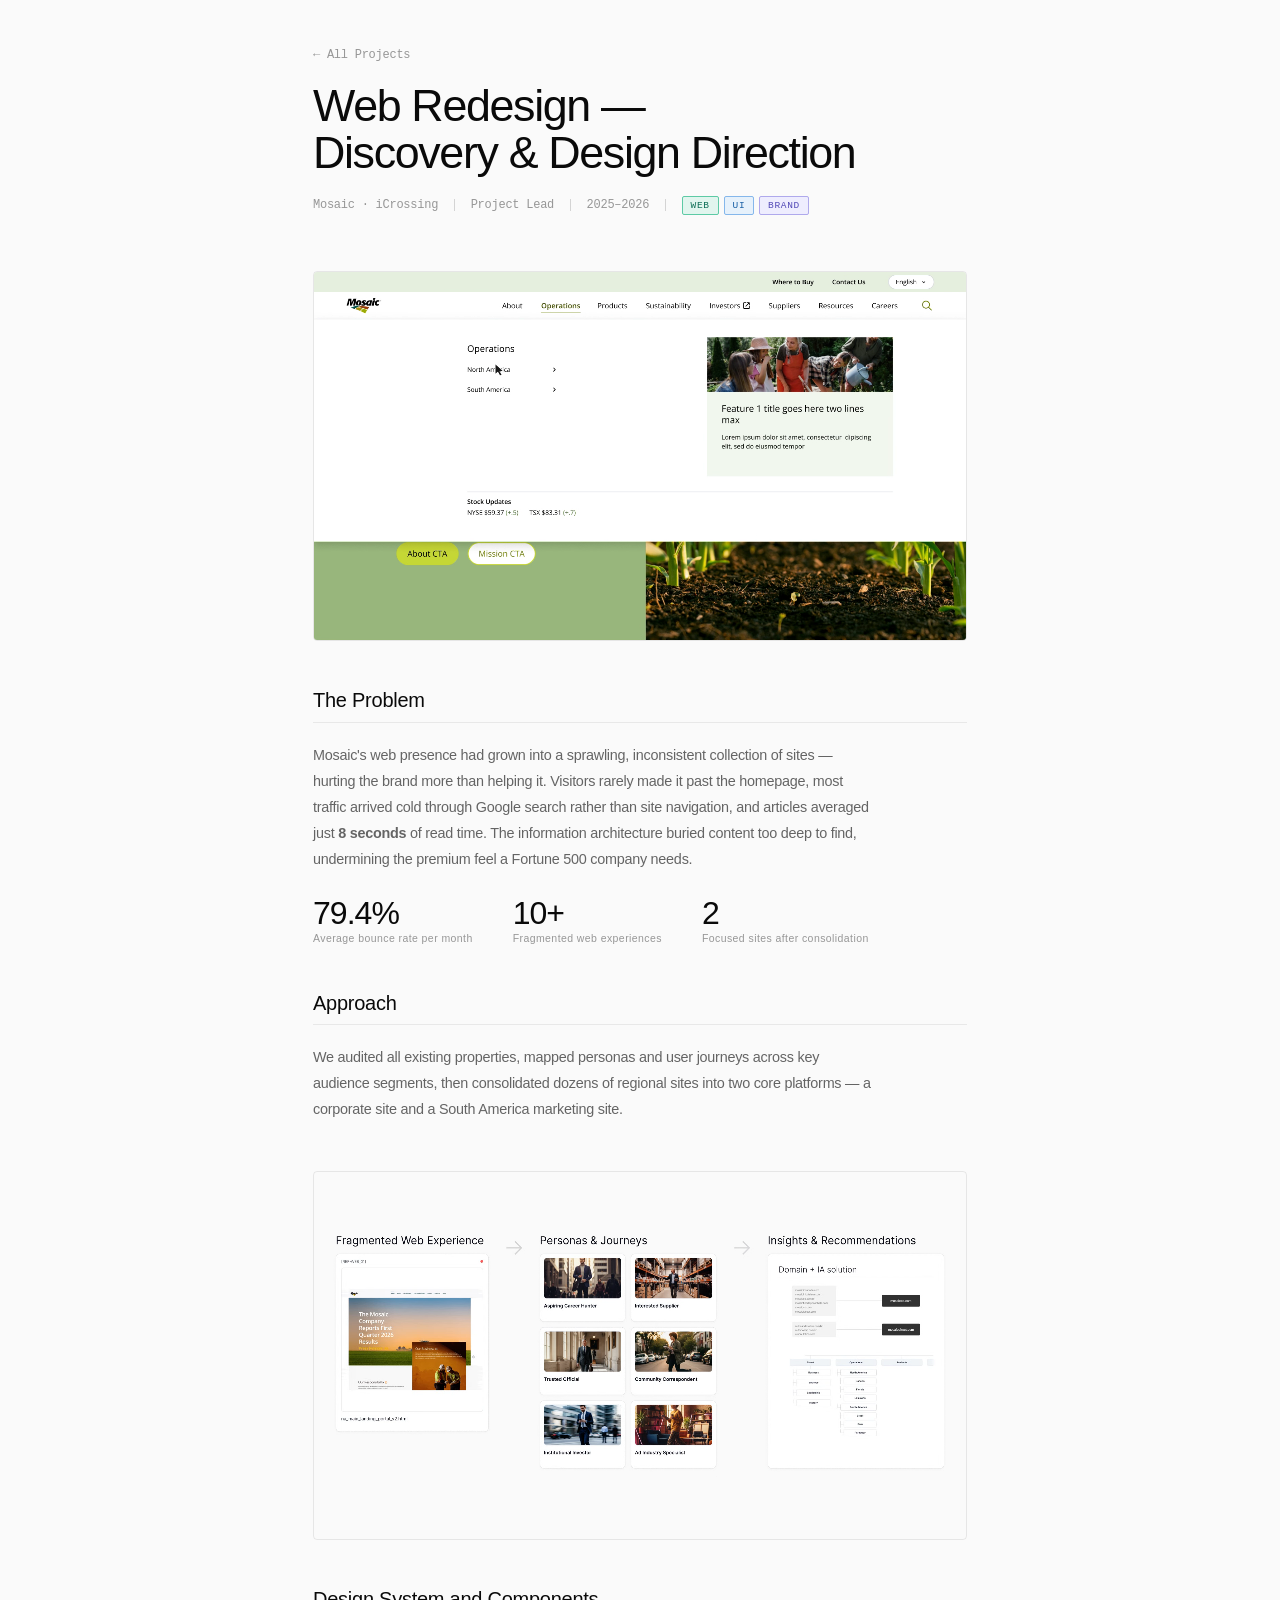
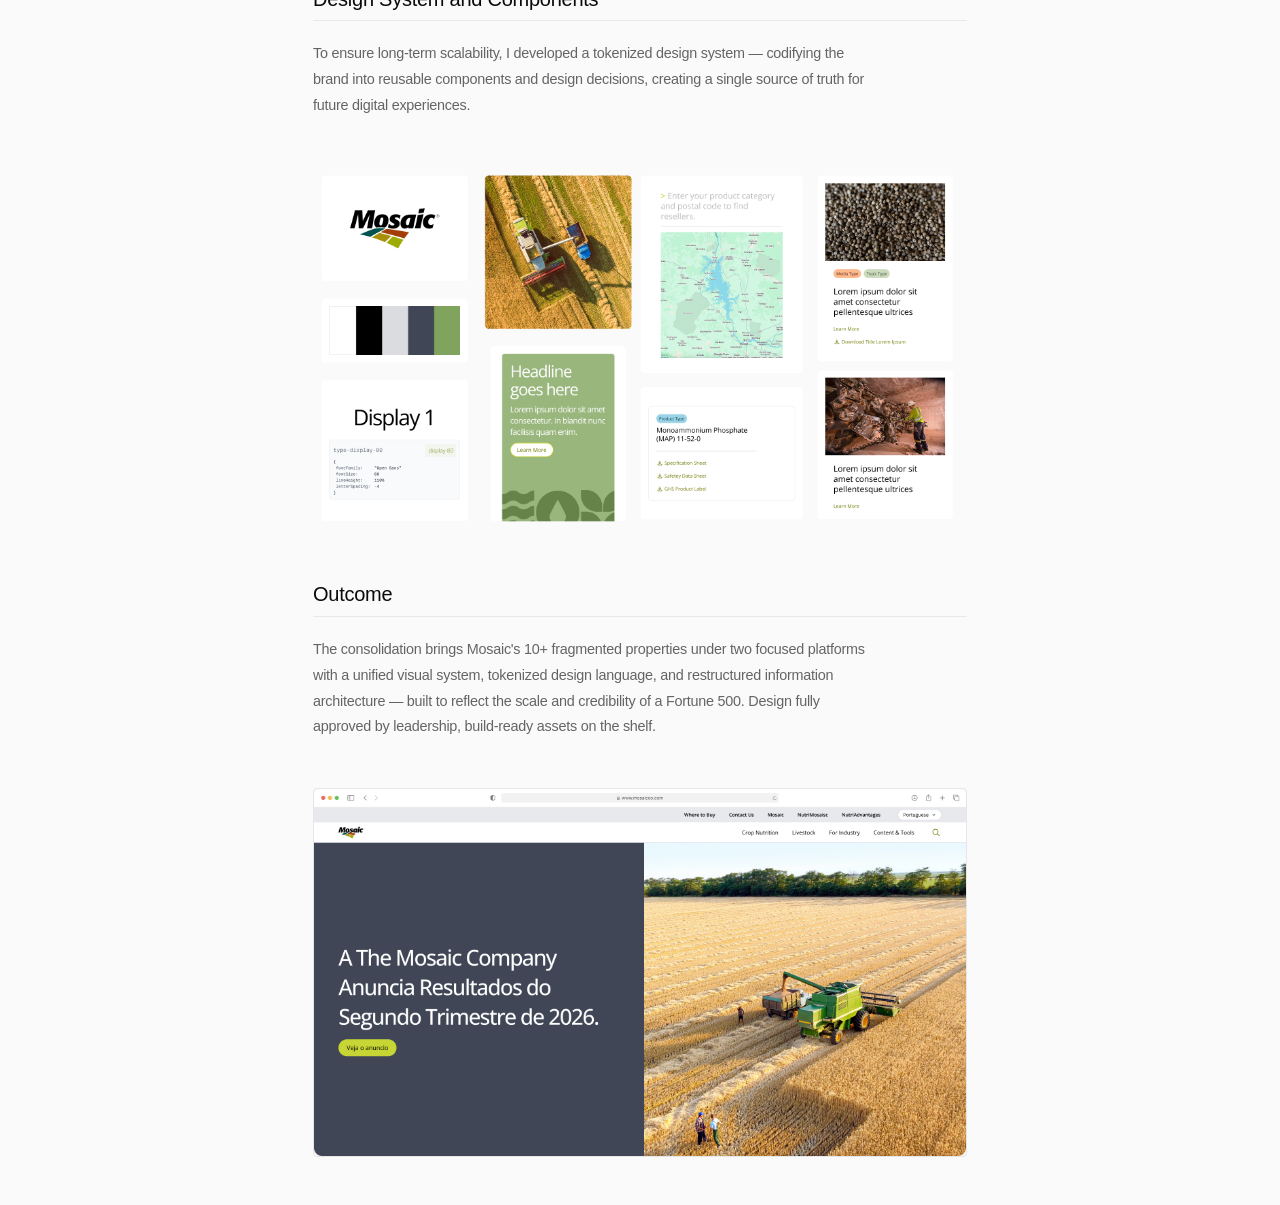
<file: project-mosaic-web.html>
<!DOCTYPE html>
<html lang="en">
<head>
  <meta charset="UTF-8">
  <meta name="viewport" content="width=device-width, initial-scale=1.0">
  <title>Web Redesign — Discovery & Design Direction · Ramon Villamediana</title>
  <meta name="description" content="Led the consolidation and design direction of Mosaic's fragmented web presence in partnership with iCrossing — down to two focused properties.">
  <link rel="stylesheet" href="style.css">
   <link rel="icon" type="image/svg+xml" href="/assets/favicon.svg">
  <style>
    
    .stat-row {
      display: flex;
      gap: 2.5rem;
      margin-top: 1.5rem;
      flex-wrap: wrap;
    }
    .stat {
      display: flex;
      flex-direction: column;
      gap: 0.2rem;
    }
    .stat-number {
      font-family: 'Inter', sans-serif;
      font-size: 2rem;
      font-weight: 400;
      letter-spacing: -0.03em;
      color: #0a0a0a;
      line-height: 1;
    }
    .stat-label {
      font-family: 'Inter', sans-serif;
      font-size: 10.5px;
      color: rgba(0,0,0,0.4);
      letter-spacing: 0.04em;
    }

  </style>
</head>
<body>
  <div class="layout">

    <main class="main project">

      <section class="project-header">
        <a href="index.html" class="back-link">← All Projects</a>
        <h1 class="project-title">Web Redesign —<br>Discovery & Design Direction</h1>
        <div class="project-meta">
          <span class="project-client">Mosaic · iCrossing</span>
          <div class="project-divider"></div>
          <span class="project-client">Project Lead</span>
          <div class="project-divider"></div>
          <span class="project-client">2025–2026</span>
          <div class="project-divider"></div>
          <div class="tag-row">
            <span class="tag tag-web">Web</span>
            <span class="tag tag-ui">UI</span>
            <span class="tag tag-brand">Brand</span>
          </div>
        </div>
      </section>

      <section class="project-body">

        <!-- ── Hero video ── -->
        <video class="project-video" autoplay loop muted playsinline>
          <source src="assets/web-redesign/na-website-demo.webm" type="video/webm">
        </video>

        <!-- ── Problem ── -->
        <div>
          <div class="project-section-label">The Problem</div>
          <p class="project-text">Mosaic's web presence had grown into a sprawling, inconsistent collection of sites — hurting the brand more than helping it. Visitors rarely made it past the homepage, most traffic arrived cold through Google search rather than site navigation, and articles averaged just <strong>8 seconds</strong> of read time. The information architecture buried content too deep to find, undermining the premium feel a Fortune 500 company needs.</p>
          <div class="stat-row">
            <div class="stat">
              <span class="stat-number">79.4%</span>
              <span class="stat-label">Average bounce rate per month</span>
            </div>
            <div class="stat">
              <span class="stat-number">10+</span>
              <span class="stat-label">Fragmented web experiences</span>
            </div>
            <div class="stat">
              <span class="stat-number">2</span>
              <span class="stat-label">Focused sites after consolidation</span>
            </div>
          </div>
        </div>

        <!-- ── Approach ── -->
        <div>
          <div class="project-section-label">Approach</div>
          <p class="project-text">We audited all existing properties, mapped personas and user journeys across key audience segments, then consolidated dozens of regional sites into two core platforms — a corporate site and a South America marketing site.</p>
        </div>

        <video class="project-video" autoplay loop muted playsinline>
          <source src="assets/web-redesign/content-audit-preview.webm" type="video/webm">
        </video>

        <!-- ── Design system ── -->
        <div>
          <div class="project-section-label">Design System and Components</div>
          <p class="project-text">To ensure long-term scalability, I developed a tokenized design system — codifying the brand into reusable components and design decisions, creating a single source of truth for future digital experiences.</p>
        </div>

        <img class="project-img" src="assets/web-redesign/brand-system.png" alt="Mosaic design system preview" style="border: none; background-color: none;">

        <!-- ── Outcome ── -->
        <div>
          <div class="project-section-label">Outcome</div>
          <p class="project-text">The consolidation brings Mosaic's 10+ fragmented properties under two focused platforms with a unified visual system, tokenized design language, and restructured information architecture — built to reflect the scale and credibility of a Fortune 500. Design fully approved by leadership, build-ready assets on the shelf.</p>
        </div>

        <img src="assets/web-redesign/landing-mock-up.png" class="project-img" alt="Mosaic redesigned landing page mockup">

      </section>
    </main>
  </div>
</body>
</html>
</file>
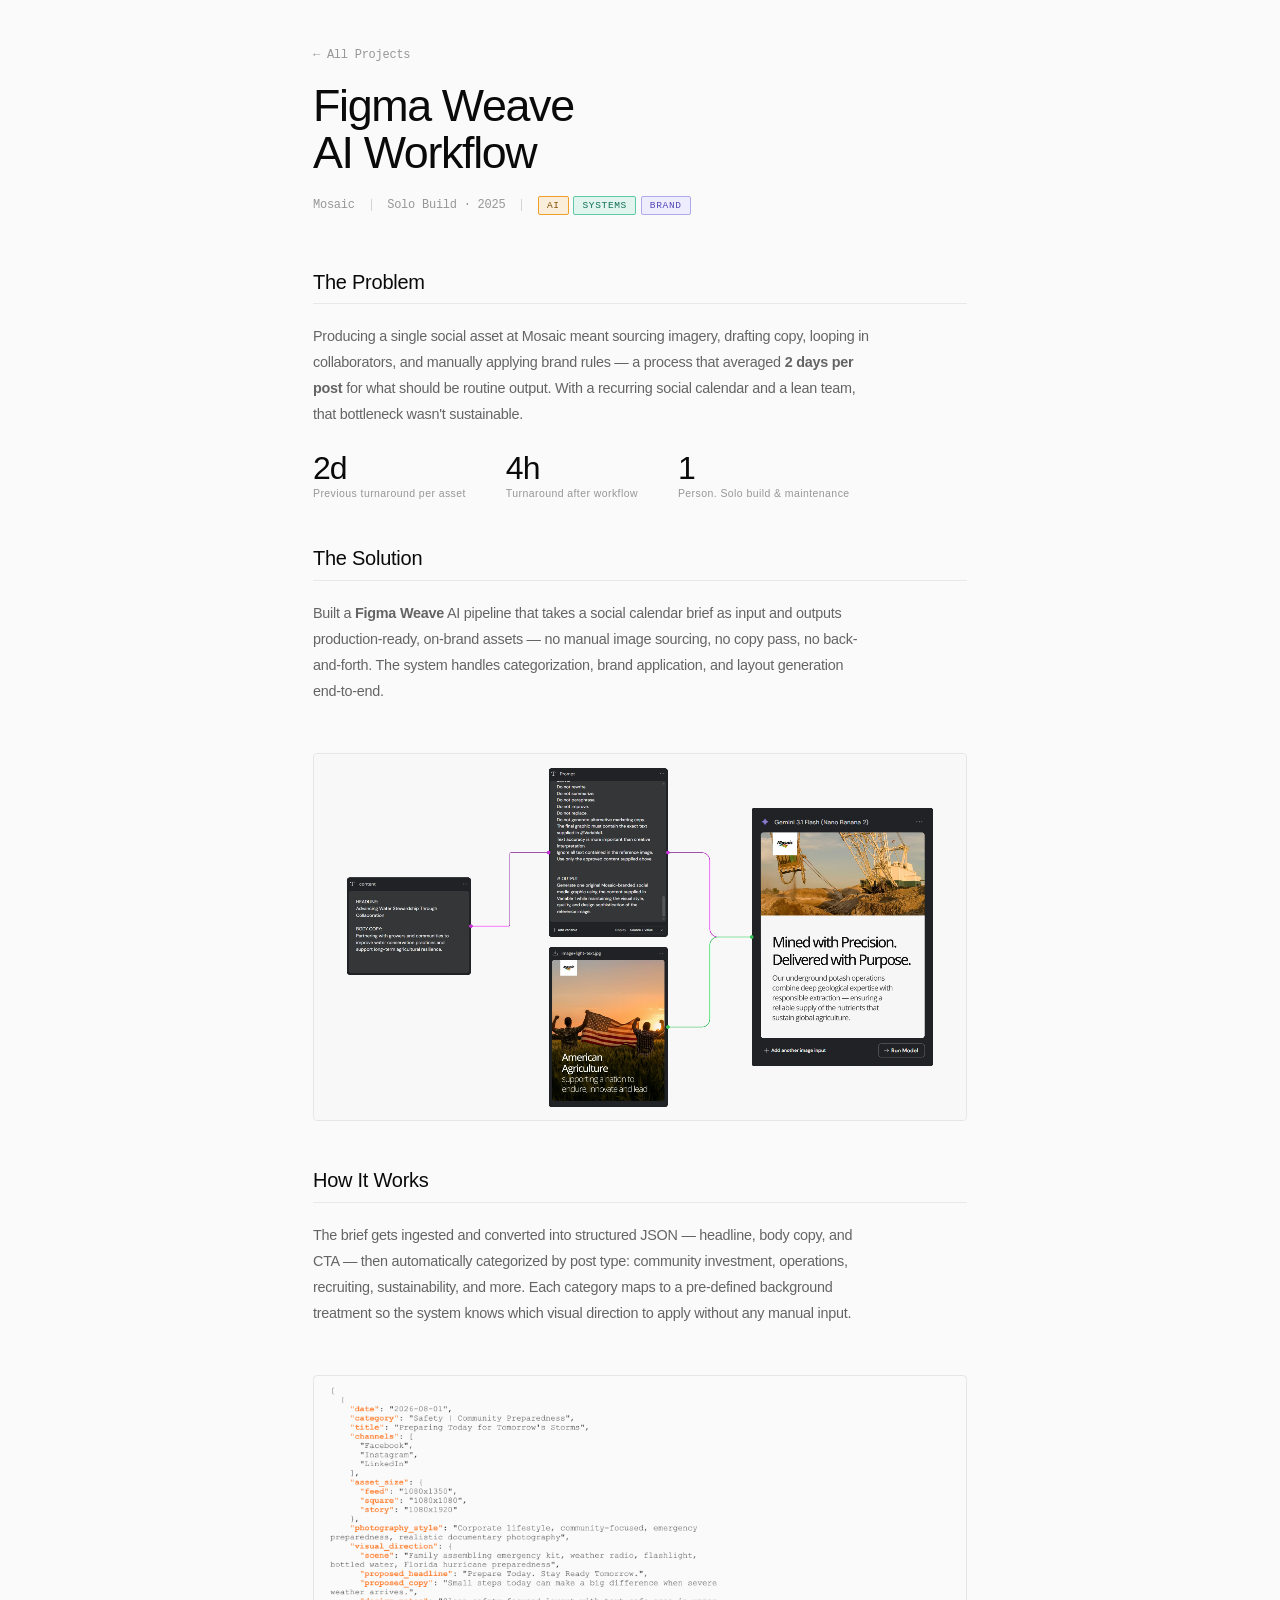
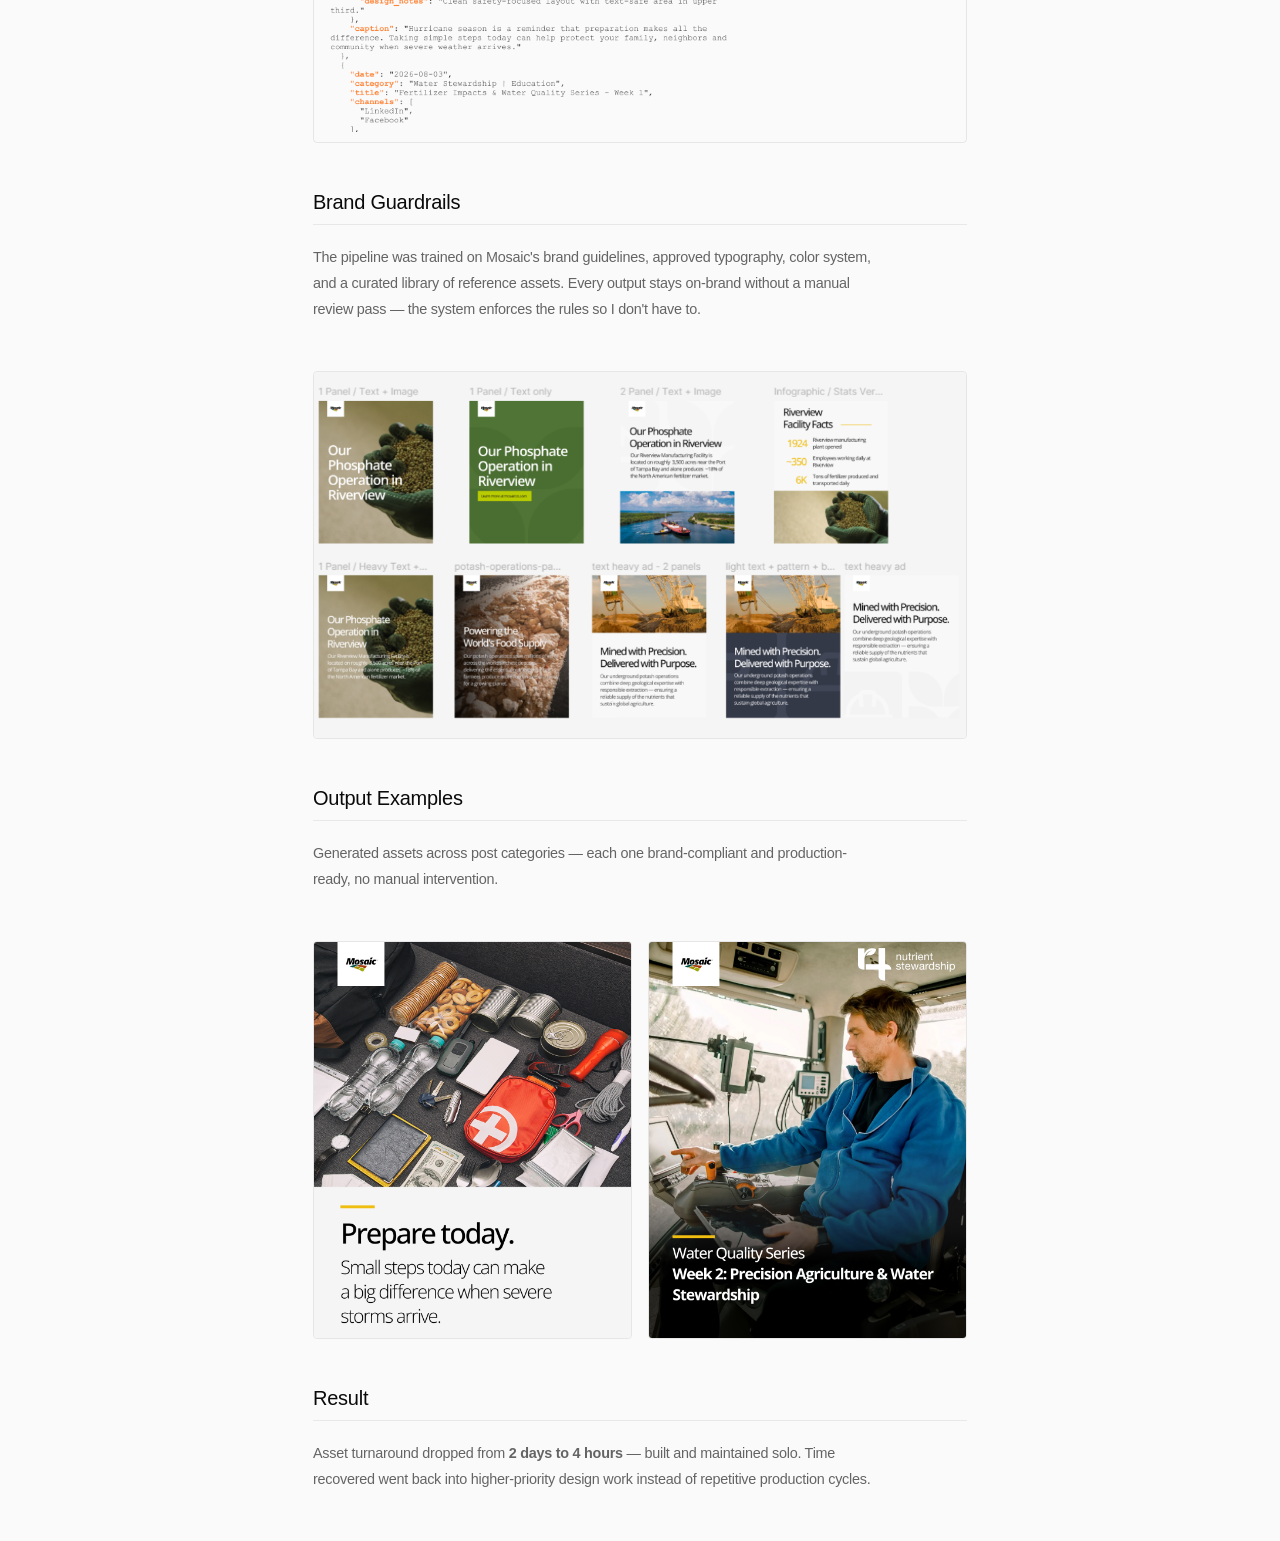
<file: weave-workflow.html>
<!DOCTYPE html>
<html lang="en">
<head>
  <meta charset="UTF-8">
  <meta name="viewport" content="width=device-width, initial-scale=1.0">
  <title>Figma Weave AI Workflow — Ramon Villamediana</title>
  <meta name="description" content="Built a Figma Weave AI workflow to automate social asset production for Mosaic — cutting turnaround from 2 days to 4 hours.">
  <link rel="stylesheet" href="style.css">
   <link rel="icon" type="image/svg+xml" href="/assets/favicon.svg">
  <style>
    .project-img {
      width: 100%;
      display: block;
      border-radius: 4px;
      border: 0.5px solid rgba(0,0,0,0.08);
    }
    .project-video {
      width: 100%;
      display: block;
      border-radius: 4px;
      border: 0.5px solid rgba(0,0,0,0.08);
    }
    .stat-row {
      display: flex;
      gap: 2.5rem;
      margin-top: 1.5rem;
    }
    .stat {
      display: flex;
      flex-direction: column;
      gap: 0.2rem;
    }
    .stat-number {
      font-family: 'Inter', sans-serif;
      font-size: 2rem;
      font-weight: 400;
      letter-spacing: -0.03em;
      color: #0a0a0a;
      line-height: 1;
    }
    .stat-label {
      font-family: inter, sans-serif;
      font-size: 10.5px;
      color: rgba(0,0,0,0.4);
      letter-spacing: 0.04em;
    }
  </style>
</head>
<body>
  <div class="layout">

    
    <main class="main">

      <section class="project-header">
        <a href="index.html" class="back-link">← All Projects</a>
        <h1 class="project-title">Figma Weave<br>AI Workflow</h1>
        <div class="project-meta">
          <span class="project-client">Mosaic</span>
          <div class="project-divider"></div>
          <span class="project-client">Solo Build · 2025</span>
          <div class="project-divider"></div>
          <div class="tag-row">
            <span class="tag tag-frontend">AI</span>
            <span class="tag tag-web">Systems</span>
            <span class="tag tag-brand">Brand</span>
          </div>
        </div>
      </section>

      <section class="project-body">

        <!-- Problem -->
        <div>
          <div class="project-section-label">The Problem</div>
          <p class="project-text">Producing a single social asset at Mosaic meant sourcing imagery, drafting copy, looping in collaborators, and manually applying brand rules — a process that averaged <strong>2 days per post</strong> for what should be routine output. With a recurring social calendar and a lean team, that bottleneck wasn't sustainable.</p>
          <div class="stat-row">
            <div class="stat">
              <span class="stat-number">2d</span>
              <span class="stat-label">Previous turnaround per asset</span>
            </div>
            <div class="stat">
              <span class="stat-number">4h</span>
              <span class="stat-label">Turnaround after workflow</span>
            </div>
            <div class="stat">
              <span class="stat-number">1</span>
              <span class="stat-label">Person. Solo build & maintenance</span>
            </div>
          </div>
        </div>

        <!-- Solution -->
        <div>
          <div class="project-section-label">The Solution</div>
          <p class="project-text">Built a <strong>Figma Weave</strong> AI pipeline that takes a social calendar brief as input and outputs production-ready, on-brand assets — no manual image sourcing, no copy pass, no back-and-forth. The system handles categorization, brand application, and layout generation end-to-end.</p>
        </div>

        <!-- Workflow video -->
        <video class="project-video" autoplay loop muted playsinline>
          <source src="assets/weave-workflow/weave-workflow-preview.webm" type="video/webm">
          <source src="assets/weave-workflow/weave-workflow-preview.mp4" type="video/mp4">
        </video>

        <!-- How it works -->
        <div>
          <div class="project-section-label">How It Works</div>
          <p class="project-text">The brief gets ingested and converted into structured JSON — headline, body copy, and CTA — then automatically categorized by post type: community investment, operations, recruiting, sustainability, and more. Each category maps to a pre-defined background treatment so the system knows which visual direction to apply without any manual input.</p>
        </div>

        <img src="assets/weave-workflow/JSON Data.png" alt="JSON structure fed into the Figma Weave workflow" class="project-img">

        <!-- Brand guardrails -->
        <div>
          <div class="project-section-label">Brand Guardrails</div>
          <p class="project-text">The pipeline was trained on Mosaic's brand guidelines, approved typography, color system, and a curated library of reference assets. Every output stays on-brand without a manual review pass — the system enforces the rules so I don't have to.</p>
        </div>

        <img src="assets/weave-workflow/reference-library.png" alt="Reference library of approved brand assets fed into the workflow" class="project-img">

        <!-- Output examples -->
        <div>
          <div class="project-section-label">Output Examples</div>
          <p class="project-text">Generated assets across post categories — each one brand-compliant and production-ready, no manual intervention.</p>
        </div>

        <div class="img-grid-2">
          <img src="assets/weave-workflow/social-object-1.jpg" alt="AI-generated social asset — community investment post" class="project-img">
          <img src="assets/weave-workflow/social-object-2.jpg" alt="AI-generated social asset — operations post" class="project-img">
        </div>

        <!-- Result -->
        <div>
          <div class="project-section-label">Result</div>
          <p class="project-text">Asset turnaround dropped from <strong>2 days to 4 hours</strong> — built and maintained solo. Time recovered went back into higher-priority design work instead of repetitive production cycles.</p>
        </div>

      </section>
    </main>
  </div>
</body>
</html>
</file>
<file: style.css>
/* ─── Reset ─────────────────────────────────────────────── */
*, *::before, *::after { box-sizing: border-box; margin: 0; padding: 0; }
html { scroll-behavior: smooth; }

/* ─── Fonts ──────────────────────────────────────────────── */
@import url('https://fonts.googleapis.com/css2?family=Inter:wght@400;500;700;900&family=Roboto+Mono:wght@400;500&display=swap');

/* ─── Base ───────────────────────────────────────────────── */
body {

  font-family: 'Inter', sans-serif;
  letter-spacing: -0.25px;
 /* background: linear-gradient(135deg, #dbeafe 0%, #eff6ff 40%, #f0f9ff 70%, #e0f2fe 100%);*/
 background-color: #fafafa;
  background-attachment: fixed;
  min-height: 100vh;
  color: #0a0a0a;
  -webkit-font-smoothing: antialiased;
}

.site-loader {
  position: fixed;
  inset: 0;
  z-index: 1000;
  display: grid;
  place-items: center;
  background: #e2e5e2;
  opacity: 1;
  transition: opacity 0.35s ease, visibility 0.35s ease;
}

.site-loader img {
  width: min(42vw, 240px);
  height: auto;
}

.site-loader.is-hidden {
  opacity: 0;
  visibility: hidden;
  pointer-events: none;
}

.skip-site-loader .site-loader {
  display: none;
}

@keyframes pageContentReveal {
  from { opacity: 0; transform: translateY(10px); }
  to { opacity: 1; transform: translateY(0); }
}

@keyframes contentItemReveal {
  from { opacity: 0; transform: translateY(6px); }
  to { opacity: 1; transform: translateY(0); }
}

.initial-site-visit .home-page .main {
  animation: pageContentReveal 0.7s 1.9s ease-out both;
}

.initial-site-visit .home-page .main > * {
  animation: contentItemReveal 0.55s 2.05s ease-out both;
}

.initial-site-visit .home-page .hero > * {
  animation: contentItemReveal 0.45s ease-out both;
}

.initial-site-visit .home-page .hero > :nth-child(1) { animation-delay: 2.05s; }
.initial-site-visit .home-page .hero > :nth-child(2) { animation-delay: 2.13s; }
.initial-site-visit .home-page .hero > :nth-child(3) { animation-delay: 2.21s; }

.initial-site-visit .home-page .work-item { animation: contentItemReveal 0.45s ease-out both; }
.initial-site-visit .home-page .work-item:nth-child(1) { animation-delay: 2.18s; }
.initial-site-visit .home-page .work-item:nth-child(2) { animation-delay: 2.24s; }
.initial-site-visit .home-page .work-item:nth-child(3) { animation-delay: 2.30s; }
.initial-site-visit .home-page .work-item:nth-child(4) { animation-delay: 2.36s; }
.initial-site-visit .home-page .work-item:nth-child(5) { animation-delay: 2.42s; }
.initial-site-visit .home-page .work-item:nth-child(6) { animation-delay: 2.48s; }
.initial-site-visit .home-page .work-item:nth-child(7) { animation-delay: 2.54s; }
.initial-site-visit .home-page .work-item:nth-child(8) { animation-delay: 2.60s; }
.initial-site-visit .home-page .work-item:nth-child(9) { animation-delay: 2.66s; }

@media (prefers-reduced-motion: reduce) {
  .initial-site-visit .home-page .main,
  .initial-site-visit .home-page .main > *,
  .initial-site-visit .home-page .hero > *,
  .initial-site-visit .home-page .work-item {
    animation: none;
    opacity: 1;
    transform: none;
  }
}

/* ─── Layout ─────────────────────────────────────────────── */
.layout {
  display: grid;
  grid-template-columns: 1fr;
  min-height: 100vh;
}

.layout-home {
  grid-template-columns:1fr;
}


.rv-logo{
  width: 30%;
  opacity: 0.25;
}

}

.logo-mark {
  font-family: 'Inter', sans-serif;
  font-weight: 900;
  font-size: 26px;
  letter-spacing: -0.05em;
  color: #0a0a0a;
  line-height: 1;
  text-decoration: none;
  display: block;
}

.nav-section { display: flex; flex-direction: column; gap: 0.4rem; }

.nav-label {
  font-family: 'Roboto Mono', monospace;
  font-size: 10px;
  font-weight: 500;
  letter-spacing: 0.12em;
  color: rgba(0,0,0,0.3);
  text-transform: uppercase;
  margin-bottom: 0.3rem;
}

.nav-link {
  font-family: 'Roboto Mono', monospace;
  font-size: 12.5px;
  color: rgba(0,0,0,0.55);
  text-decoration: none;
  display: flex;
  align-items: center;
  gap: 0.4rem;
  padding: 3px 0;
  transition: color 0.15s;
}
.nav-link::before { content: '>'; opacity: 0.35; font-size: 10px; }
.nav-link:hover, .nav-link.active { color: rgba(0,0,0,0.9); }

.resume-entry { margin-bottom: 0.65rem; }
.resume-title {
  font-family: 'Space Mono', monospace;
  font-size: 11.5px;
  color: rgba(0,0,0,0.7);
  font-weight: 500;
  line-height: 1.5;
}
.resume-co {
  font-family: 'Space Mono', monospace;
  font-size: 10.5px;
  color: rgba(0,0,0,0.35);
}

.tagline {
  font-family: 'Roboto Mono', monospace;
  font-size: 10px;
  color: rgba(0,0,0,0.18);
  letter-spacing: 0.05em;
  margin-top: auto;
}

/* ─── Main ───────────────────────────────────────────────── */
.main {
  padding: 3rem;;
  display: flex;
  flex-direction: column;
  gap: 3.5rem;
  width: clamp(320px, 90%, 750px);
  margin: 0 auto;
}

/* ─── Hero ───────────────────────────────────────────────── */
.hero { display: flex; flex-direction: column; gap: 1rem; }

.hero h1 {
  font-size: clamp(2.6rem, 4.5vw, 3.8rem);
  font-weight: 400;
  letter-spacing: -0.05em;
  line-height: 1.02;
}

.hero h2 {
  font-size: clamp(1rem, 1.8vw, 1.35rem);
  font-weight: 400;
  letter-spacing: -0.02em;
  line-height: 1.3;
  max-width: 500px;
}

.hero p {
  font-size: 0.875rem;
  line-height: 1.75;
  color: rgba(0,0,0,0.5);
  max-width: 440px;
}

.hero-email {
  display: inline-flex;
  align-items: center;
  gap: 0.4rem;
  font-family: 'Roboto Mono', monospace;
  font-size: 14px;
  color: rgba(0,0,0,0.55);
  text-decoration: none;
  border: 0.5px solid rgba(0,0,0,0.16);
  padding: 0.4rem 1rem;
  border-radius: 2px;
  margin-top: 0.5rem;
  width: fit-content;
  transition: background 0.15s;
  background:transparent;
  cursor: pointer;
}
.hero-email:hover { background: rgba(0,0,0,0.04); }



/* ─── Work List ──────────────────────────────────────────── */
.work-header {
  font-family: 'Roboto Mono', monospace;
  font-size: 10px;
  font-weight: 500;
  letter-spacing: 0.14em;
  color: rgba(0,0,0,0.28);
  text-transform: uppercase;
  padding-bottom: 0.6rem;
  border-bottom: 0.5px solid rgba(0,0,0,0.07);
}

.work-list { display: flex; flex-direction: column; }

.work-item {
  display: flex;
  align-items: center;
  justify-content: space-between;
  padding: 1rem 0;
  border-bottom: 0.5px solid rgba(0,0,0,0.06);
  gap: 1.5rem;
  text-decoration: none;
  cursor: pointer;
  transition: opacity 0.15s;
}
.work-item:hover { background: #f5f5f5; transition:0.25s}
.work-item:hover .work-title { color: #000; }
.work-item:hover .arrow { color: rgba(0,0,0,0.5); }

.work-left { display: flex; flex-direction: column; gap: 0.25rem; min-width: 0; }

.work-title {
  font-family: 'Inter', sans-serif;
  font-size: 0.875rem;
  font-weight: 500;
  color: rgba(0,0,0,0.72);
  transition: color 0.15s;
}

.work-client {
  font-family: 'Roboto Mono', monospace;
  font-size: 12px;
  color: rgba(0,0,0,0.32);
}

.work-right {
  display: flex;
  align-items: center;
  gap: 0.65rem;
  flex-shrink: 0;
}

.tag-row { display: flex; gap: 0.3rem; flex-wrap: wrap; justify-content: flex-end; }

/* ─── Tags ───────────────────────────────────────────────── */
.tag {
  font-family: 'Roboto Mono', monospace;
  font-size: 9.5px;
  font-weight: 500;
  letter-spacing: 0.07em;
  padding: 0.18rem 0.5rem;
  border-radius: 2px;
  border: 0.5px solid;
  text-transform: uppercase;
  white-space: nowrap;
}
.tag-brand    { color: #534AB7; border-color: #AFA9EC; background: #EEEDFE; }
.tag-ui       { color: #185FA5; border-color: #85B7EB; background: #E6F1FB; }
.tag-print    { color: #3B6D11; border-color: #97C459; background: #EAF3DE; }
.tag-frontend { color: #854F0B; border-color: #EF9F27; background: #FAEEDA; }
.tag-campaign { color: #993C1D; border-color: #F0997B; background: #FAECE7; }
.tag-web      { color: #0F6E56; border-color: #5DCAA5; background: #E1F5EE; }

.arrow {
   width: 14px;
  height: 14px;
  flex-shrink: 0;
  color: rgba(0,0,0,0.16);
  transition: color 0.15s;
}

/* ─── Project Page ───────────────────────────────────────── */
.project-header { display: flex; flex-direction: column; gap: 1.25rem; }

.back-link {
  font-family: 'Roboto Mono', monospace;
  font-size: 12px;
  color: rgba(0,0,0,0.4);
  text-decoration: none;
  display: inline-flex;
  align-items: center;
  gap: 0.4rem;
  transition: color 0.15s;
}
.back-link:hover { color: rgba(0,0,0,0.8); }

.project-title {
  font-size: clamp(1.8rem, 3.5vw, 2.8rem);
  font-weight: 400;
  letter-spacing: -0.03em;
  line-height: 1.05;
}

.project-meta {
  display: flex;
  align-items: center;
  gap: 1rem;
  flex-wrap: wrap;
}

.project-client {
  font-family: 'Space Mono', monospace;
  font-size: 12px;
  color: rgba(0,0,0,0.4);
}

.project-divider {
  width: 0.5px;
  height: 12px;
  background: rgba(0,0,0,0.15);
}

.project-body { display: flex; flex-direction: column; gap: 3rem; }

.project-section-label {
  font-family: Inter, sans-serif;
  font-size: 1.25rem;
  font-weight: 400;
  color: 000000;
  padding-bottom: 0.6rem;
  border-bottom: 0.5px solid rgba(0,0,0,0.07);
  margin-bottom: 1.25rem;
}

.project-text {
  font-size: 0.9rem;
  line-height: 1.8;
  color: rgba(0,0,0,0.6);
  max-width: 560px;
}

/* ─── Image placeholders ─────────────────────────────────── */
.img-placeholder {
  width: 100%;
  background: rgba(255,255,255,0.45);
  border-radius: 4px;
  display: flex;
  flex-direction: column;
  align-items: center;
  justify-content: center;
  gap: 0.5rem;
  color: rgba(0,0,0,0.25);
  font-family: 'Space Mono', monospace;
  font-size: 11px;
  letter-spacing: 0.05em;
}
.img-placeholder.tall  { aspect-ratio: 16/9; }
.img-placeholder.wide  { aspect-ratio: 21/9; }
.img-placeholder.sq    { aspect-ratio: 1/1; }
.img-placeholder.port  { aspect-ratio: 3/4; }

.img-placeholder svg {
  width: 24px;
  height: 24px;
  opacity: 0.3;
}

/* ─── Project Images and Videos ─────────────────────────────────────── */

.project-img {
      width: 100%;
      border-radius: 4px;
      border: 0.5px solid rgba(0,0,0,0.08);
      display: block;
    }
    .project-video {
      width: 100%;
      display: block;
      border-radius: 4px;
      border: 0.5px solid rgba(0,0,0,0.08);
    }

.project-img.tall  { aspect-ratio: 16/9; }
.project-img.wide  { aspect-ratio: 21/9; }
.project-img.sq    { aspect-ratio: 1/1; }
.project-img.port  { aspect-ratio: 3/4; }

.project-img.cover {
  object-fit: cover;
  border: none;
}

.img-grid-2 {
  display: grid;
  grid-template-columns: 1fr 1fr;
  gap: 1rem;
}
.img-grid-3 {
  display: grid;
  grid-template-columns: 1fr 1fr 1fr;
  gap: 1rem;
}

/* ─── Collateral description ───────────────────────────────── */
.collateral-caption {
  font-family: 'Roboto Mono', monospace;
  font-size: 10.5px;
  color: rgba(0,0,0,0.35);
  margin-top: 0.5rem;
}

/* ─── Responsive ─────────────────────────────────────────── */
@media (max-width: 768px) {
  .layout { grid-template-columns: 1fr; }
  .sidebar {
    height: auto;
    position: relative;
    border-right: none;
    border-bottom: 0.5px solid rgba(0,0,0,0.08);
    padding: 1.5rem;
    flex-direction: row;
    flex-wrap: wrap;
    gap: 0.75rem;
    align-items: center;
  }
  .tagline { display: none; }
  .nav-section:not(:first-of-type) { display: none; }
  .main { padding: 2rem 1.5rem; margin: 0; width: 100%; }
  .img-grid-2, .img-grid-3 { grid-template-columns: 1fr; }
}
</file>
